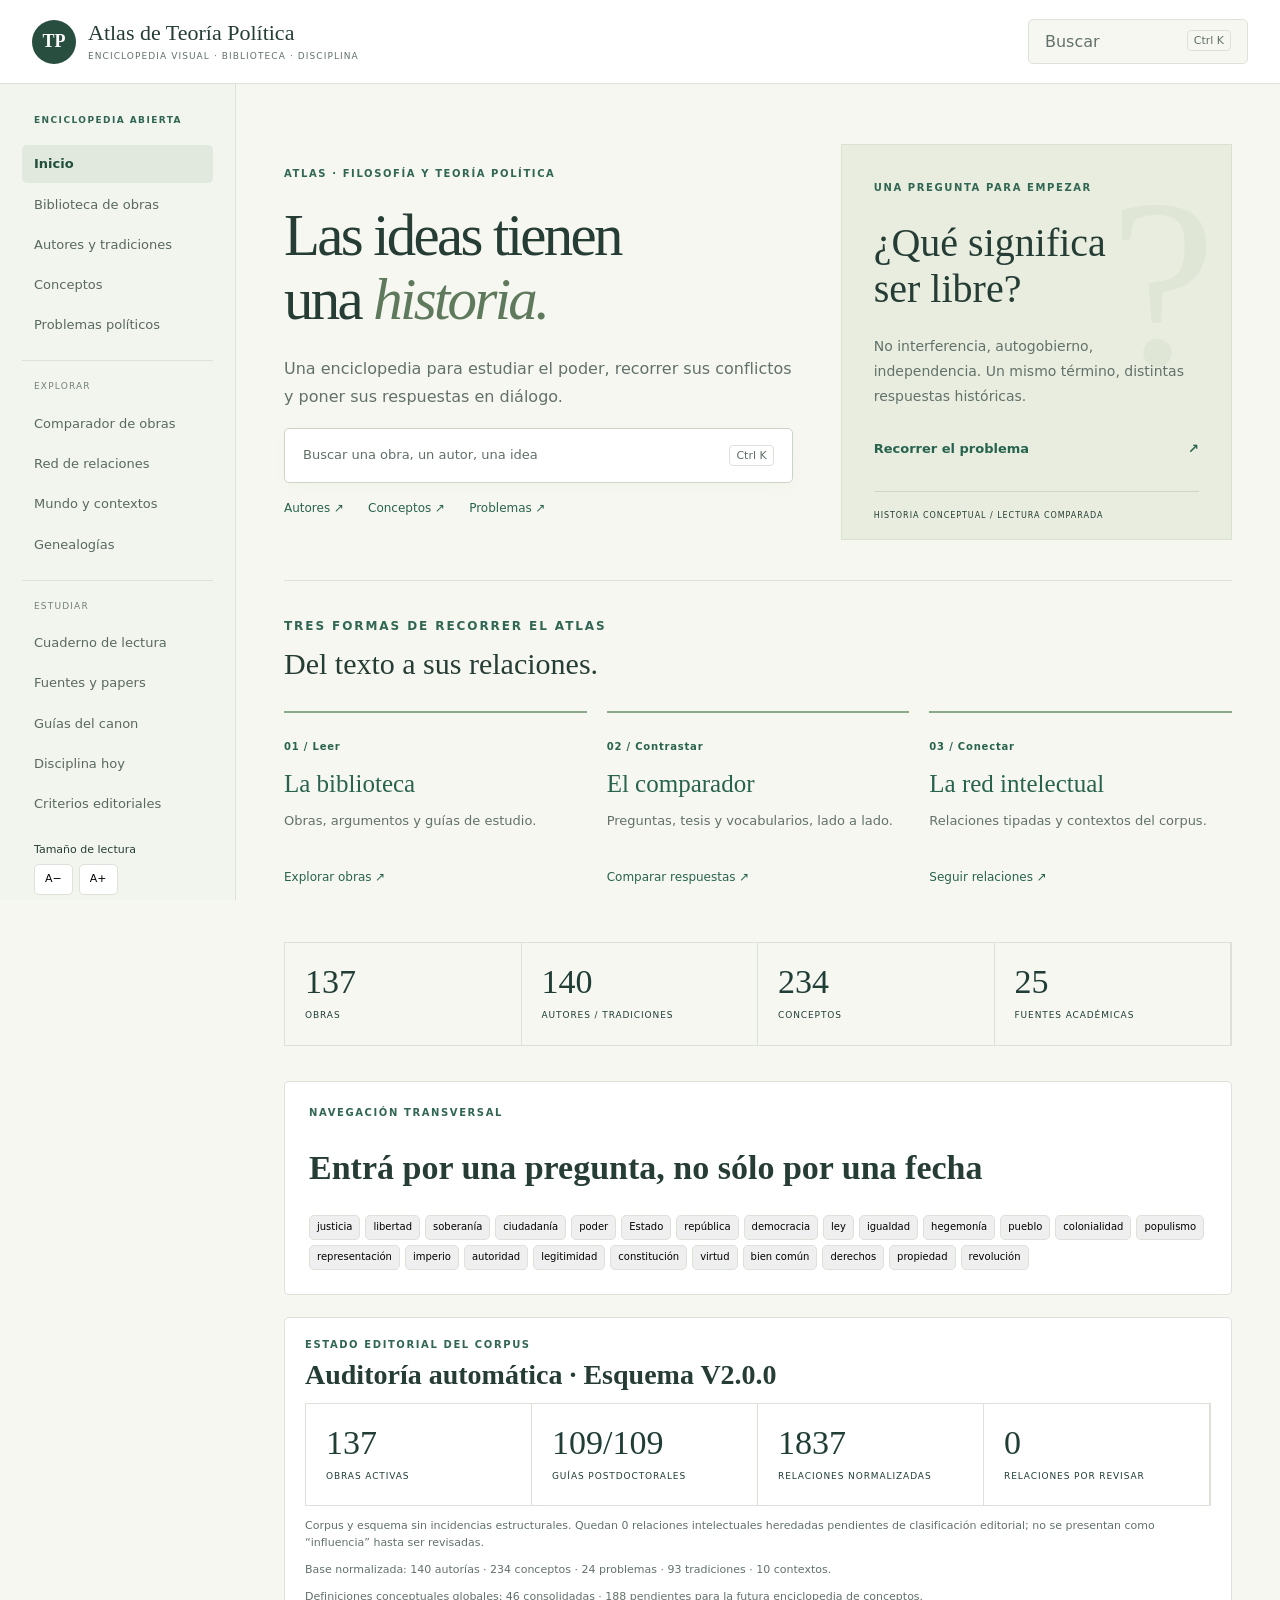
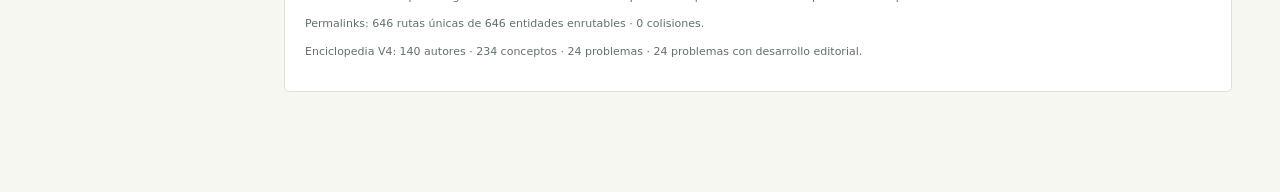
<file: index.html>
<!doctype html><html lang="es"><head><meta charset="utf-8"><meta name="viewport" content="width=device-width,initial-scale=1"><meta name="theme-color" content="#17232b"><title>Atlas de Teoría Política</title><link rel="stylesheet" href="style.css"><link rel="stylesheet" href="patch.css"><link rel="stylesheet" href="study.css"><link rel="stylesheet" href="lecture.css"><link rel="stylesheet" href="v2.css"><link rel="stylesheet" href="classic-reader.css"><link rel="stylesheet" href="course-enrichment.css"><link rel="stylesheet" href="atlas-router.css"><link rel="stylesheet" href="atlas-entities-v4.css"><meta name="description" content="Enciclopedia de filosofía y teoría política: obras, autores, historia conceptual y lectura comparada."><link rel="stylesheet" href="wiki-v5.css"></head><body><header class="top"><div class="brand"><div class="mark">TP</div><div><b>Atlas de Teoría Política</b><small>Enciclopedia visual · biblioteca · disciplina</small></div></div><nav class="nav"><button class="on" data-v="home">Inicio</button><button data-v="library">Clásicos</button><button data-v="visuals">Visualizaciones</button><button data-v="concepts">Enciclopedia</button><button data-v="papers">Papers</button><button data-v="discipline">Disciplina hoy</button><button data-v="guides">Guías del canon</button></nav></header><main class="wrap"><section id="home" class="view on"><div class="hero"><div><div class="eyebrow">ENCICLOPEDIA DIGITAL DE TEORÍA POLÍTICA</div><h1>Ideas, obras y <span>conflictos</span> a través del tiempo.</h1><p>Biblioteca visual, genealogías, dossiers de estudio, mini clases universitarias, historia conceptual y un atlas actualizado de la disciplina.</p><button class="primary" data-go="library">Explorar biblioteca</button> <button class="secondary" data-go="visuals">Ver genealogías</button></div><div id="heroPics" class="hero-images"></div></div><div class="metrics"><div class="metric"><b id="mw">0</b><span>obras</span></div><div class="metric"><b id="ma">0</b><span>autores / tradiciones</span></div><div class="metric"><b id="mc">0</b><span>conceptos</span></div><div class="metric"><b id="ms">0</b><span>fuentes académicas</span></div></div><div class="panel" style="padding:24px"><div class="eyebrow">NAVEGACIÓN TRANSVERSAL</div><h2 style="font:900 34px var(--serif)">Entrá por una pregunta, no sólo por una fecha</h2><div id="homeConcepts" class="chips"></div></div></section><section id="library" class="view"><div class="section-head"><div><div class="eyebrow">BIBLIOTECA</div><h1>Clásicos y obras de la disciplina</h1><p>Cada obra abre un dossier de estudio y una mini clase universitaria con contexto, argumento, conceptos, debates, comparaciones y objetivos de examen.</p></div></div><div class="toolbar panel"><input id="q" placeholder="Buscar autor, obra, problema o concepto"><select id="era"></select><select id="trad"></select><select id="theme"></select></div><div id="count" class="note" style="margin:0 0 12px"></div><div id="cards" class="grid"></div></section><section id="visuals" class="view"><div class="section-head"><div><div class="eyebrow">ATLAS VISUAL</div><h1>Genealogías e influencias</h1><p>Vista reconstruida desde cero para priorizar legibilidad y relaciones conceptuales claras.</p></div></div><div id="v2VisBody"></div></section><section id="concepts" class="view"><div class="section-head"><div><div class="eyebrow">HISTORIA CONCEPTUAL</div><h1>Grandes problemas y vocabularios</h1><p>Conceptos para navegar transversalmente la biblioteca y reconstruir cambios de significado.</p></div></div><div id="conceptGrid" class="concept-grid"></div></section><section id="papers" class="view"><div class="section-head"><div><div class="eyebrow">BUSCADOR ACADÉMICO FEDERADO</div><h1>Papers y fuentes</h1><p>OpenAlex ofrece resultados dinámicos; el directorio incorpora repositorios, revistas y bases especializadas nacionales e internacionales.</p></div></div><div class="paperbar panel"><input id="pq" placeholder="Ej.: Maquiavelo libertad republicana"><button id="pgo" class="primary">Buscar</button></div><div id="sourceLinks" class="sources"></div><div id="pstatus" class="note"></div><div id="paperResults" class="papers"></div><div class="section-head" style="margin-top:30px"><div><div class="eyebrow">DIRECTORIO</div><h2>Fuentes académicas integradas</h2></div></div><div id="sourceDirectory" class="source-directory"></div></section><section id="discipline" class="view"><div class="discipline-hero"><div class="eyebrow" style="color:#e2be64">ESTADO ACTUAL DE LA DISCIPLINA</div><h2>Un pequeño atlas de la teoría política hoy</h2><p>No es un ranking de universidades. Es un mapa de núcleos visibles y activos según sus programas, seminarios, asociaciones y circuitos de publicación: teoría normativa, historia del pensamiento, teoría crítica, enfoques comparativos/globales y desarrollos latinoamericanos.</p></div><div class="section-head"><div><div class="eyebrow">ORIENTACIONES</div><h2>Principales modos de hacer teoría política</h2></div></div><div id="methodGrid" class="method-grid"></div><div class="section-head"><div><div class="eyebrow">NÚCLEOS ACADÉMICOS</div><h2>Instituciones, centros y referentes</h2><p>Separación entre panorama internacional y argentino, con actividad académica y referentes asociados.</p></div></div><div id="hubFilter" class="hub-filter"></div><div id="hubGrid" class="hub-grid"></div><div class="section-head" style="margin-top:30px"><div><div class="eyebrow">ASOCIACIONES Y REDES</div><h2>Circuitos de la disciplina</h2></div></div><div id="associationGrid" class="assoc-grid"></div><div class="section-head" style="margin-top:30px"><div><div class="eyebrow">CONGRESOS Y EVENTOS</div><h2>Calendario y espacios de encuentro</h2></div></div><div id="eventTimeline" class="event-timeline"></div></section><section id="guides" class="view"><div class="section-head"><div><div class="eyebrow">HISTORIOGRAFÍA DEL CANON</div><h1>Tres grandes mapas de lectura</h1><p>Strauss–Cropsey, Sabine y Wolin funcionan como apoyos historiográficos distintos para reconstruir canon, problemas y discontinuidades.</p></div></div><div id="guideGrid" class="guide-grid"></div></section></main><dialog id="dlg"><div class="modal"><button class="close" onclick="document.getElementById('dlg').close()">×</button><div id="dossier"></div></div></dialog><input id="file" type="file" accept="application/pdf,text/plain,text/html,.md" hidden><script src="data.js"></script><script src="corrections.js"></script><script src="classes-east.js"></script><script src="classes-classical.js"></script><script src="classes-expansion.js"></script><script src="argentina-canon-data.js"></script><script src="argentina-guides-peronism.js"></script><script src="argentina-guides-thought.js"></script><script src="argentina-genealogy.js"></script><script src="lecture-runtime.js"></script><script src="dossier-depth-v3.js"></script><script src="postdoc-core.js"></script><script src="postdoc-east.js"></script><script src="postdoc-greece.js"></script><script src="postdoc-rome.js"></script><script src="postdoc-medieval-a.js"></script><script src="postdoc-medieval-b.js"></script><script src="postdoc-modern-a.js"></script><script src="postdoc-modern-b.js"></script><script src="postdoc-revolutions-a.js"></script><script src="postdoc-revolutions-b.js"></script><script src="postdoc-contemporary-a.js"></script><script src="postdoc-contemporary-b.js"></script><script src="postdoc-contemporary-c.js"></script><script src="postdoc-contemporary-d.js"></script><script src="postdoc-contemporary-e.js"></script><script src="postdoc-latam-a.js"></script><script src="postdoc-latam-b.js"></script><script src="postdoc-latam-c.js"></script><script src="postdoc-latam-d.js"></script><script src="postdoc-completion.js"></script><script src="postdoc-runtime.js"></script><script src="course-enrichment.js"></script><script src="classic-reader.js"></script><script src="app.js"></script><script src="repair-v2.js"></script><script src="world-context-data.js"></script><script src="world-phase1-data.js"></script><script src="argentina-world.js"></script><script src="atlas-schema-v2.js"></script><script src="world-context.js"></script><script src="world-phase2.js"></script><script src="world-phase3.js"></script><script src="atlas-entities-v4.js"></script><script src="atlas-router.js"></script><script src="atlas-audit.js"></script><script src="wiki-v5.js"></script></body></html>
</file>
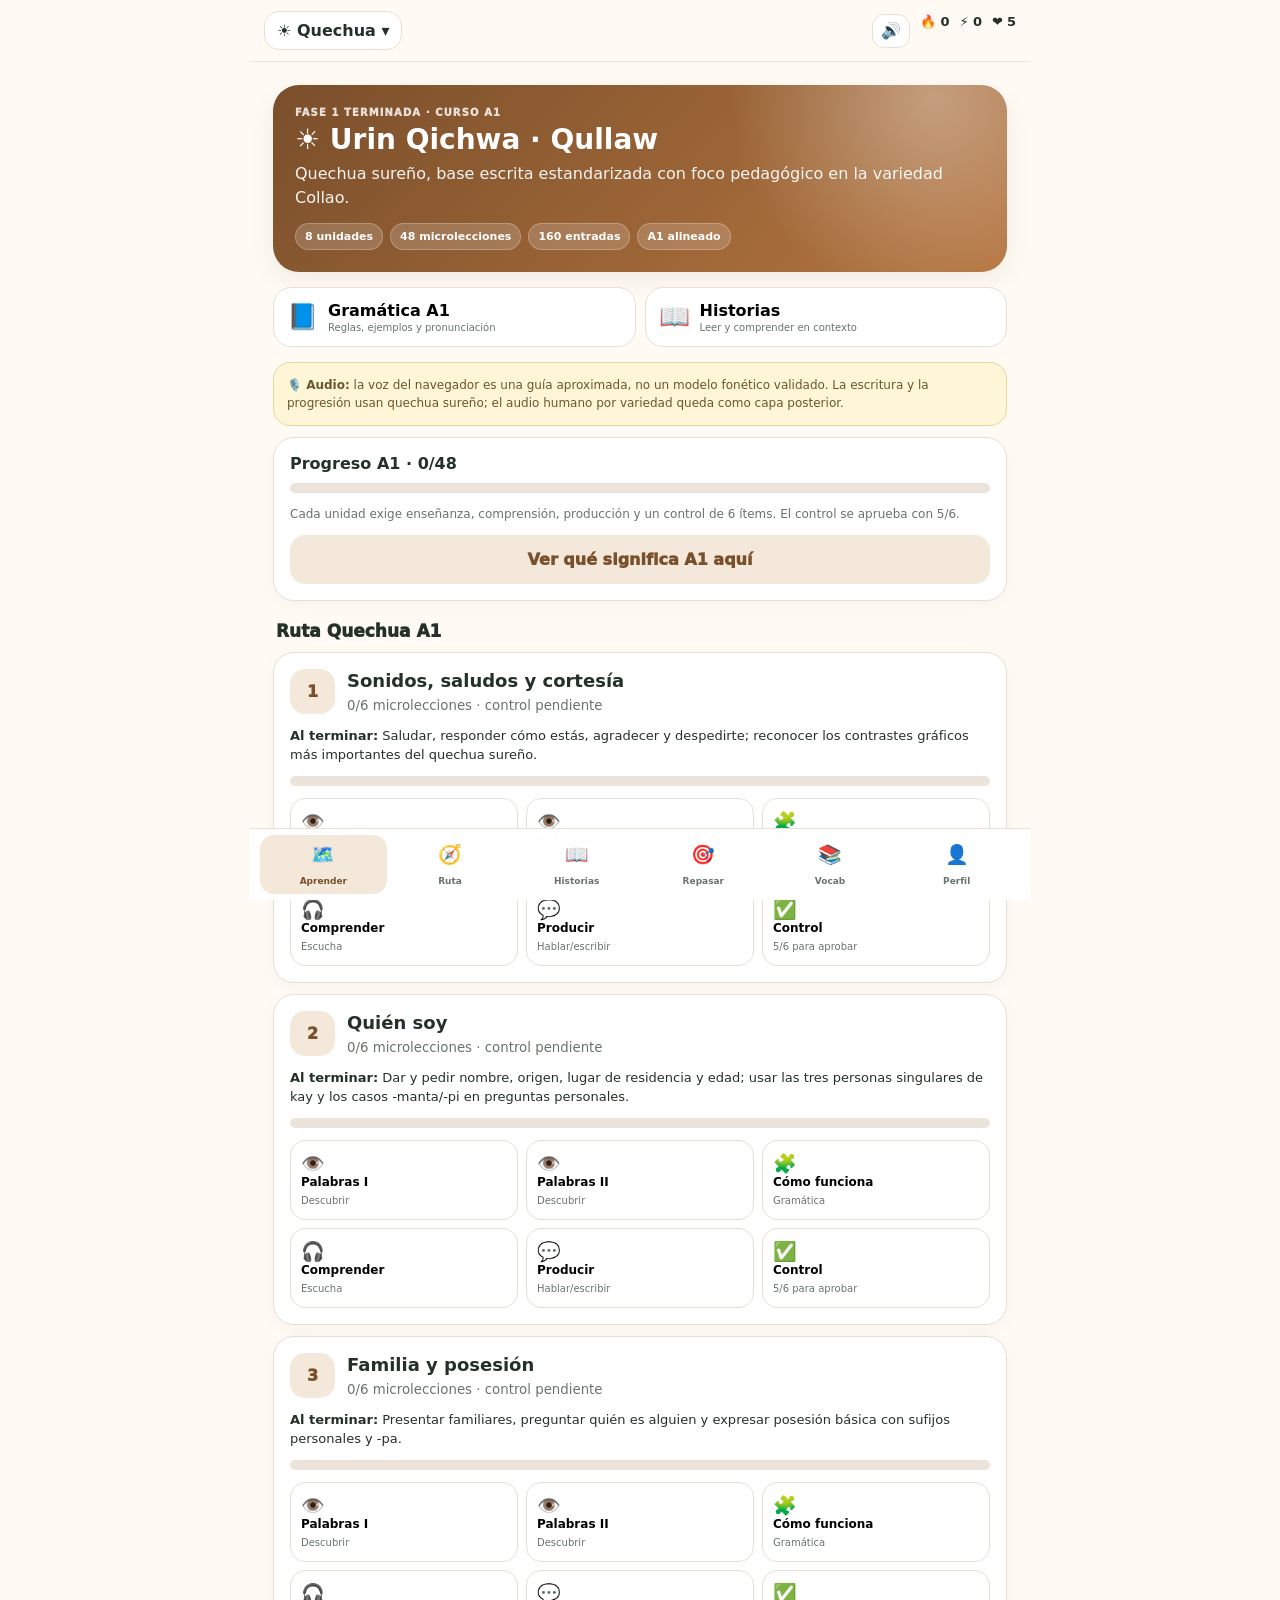
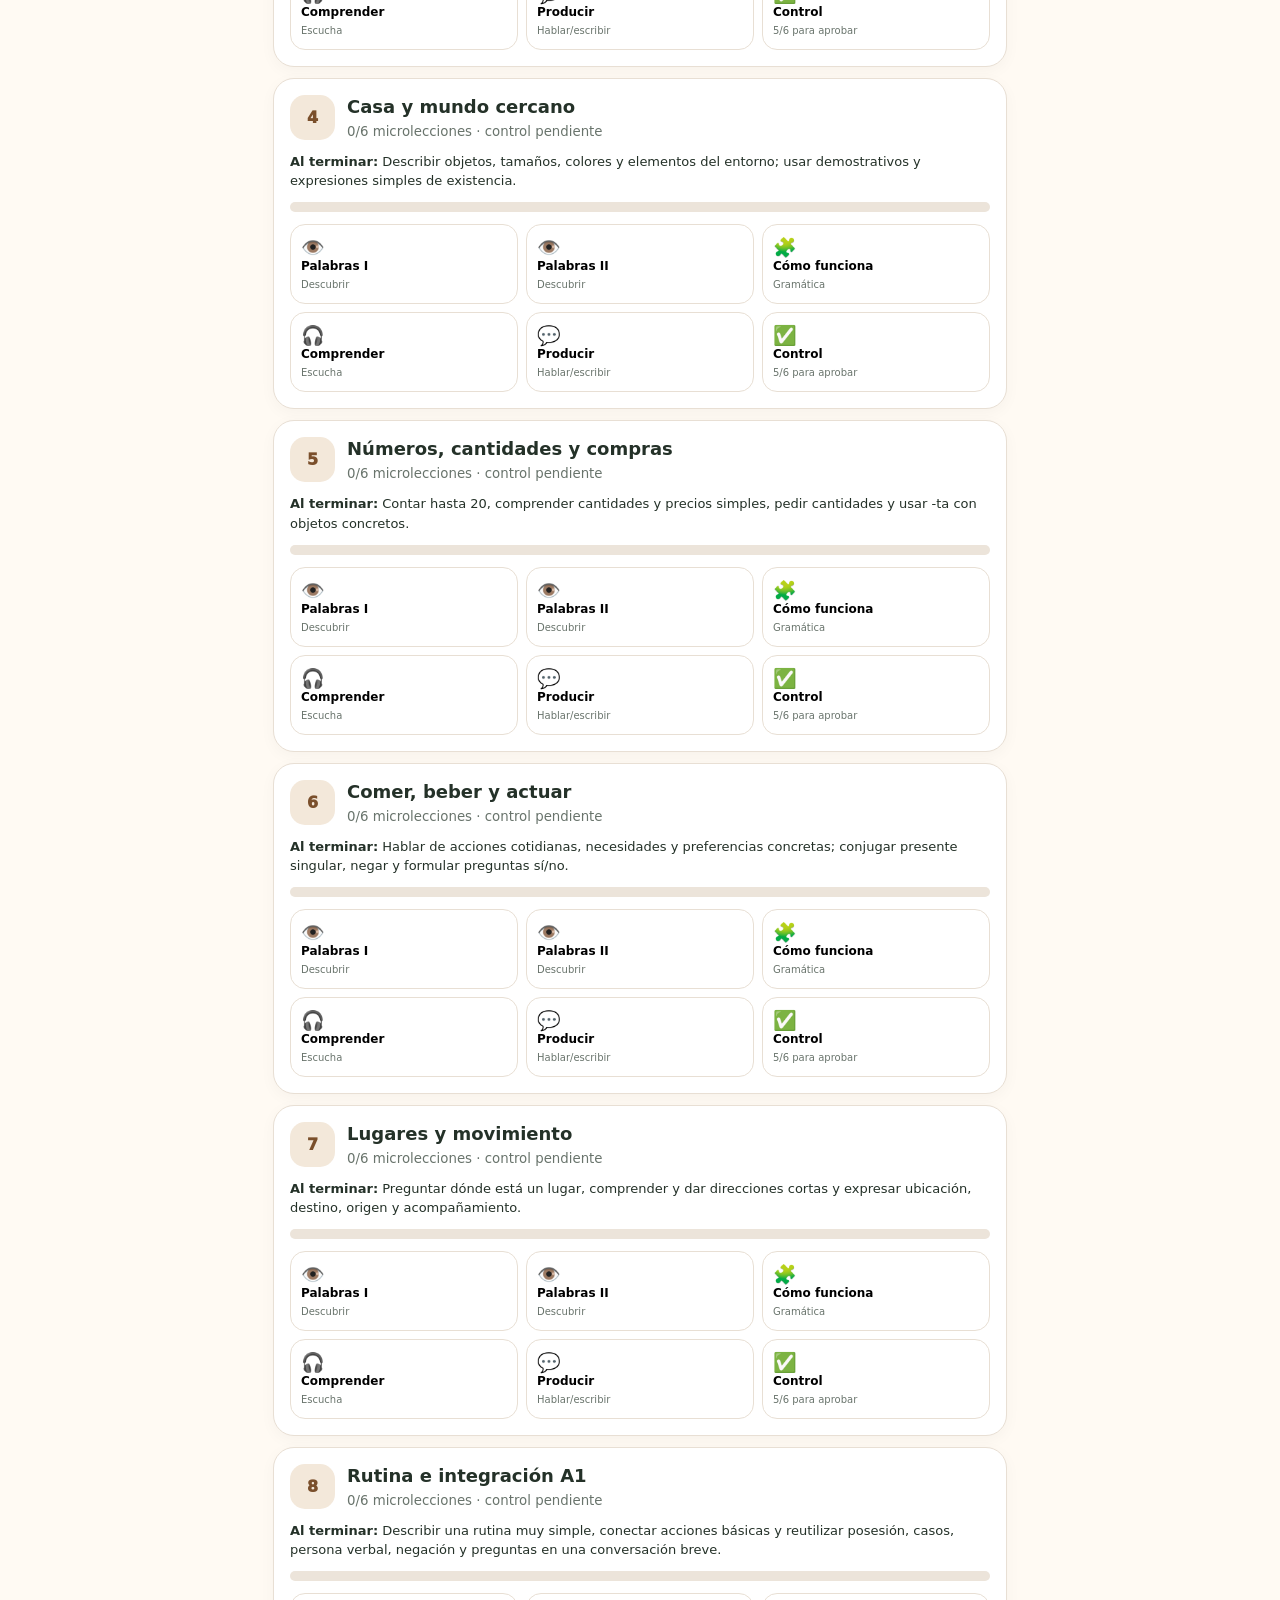
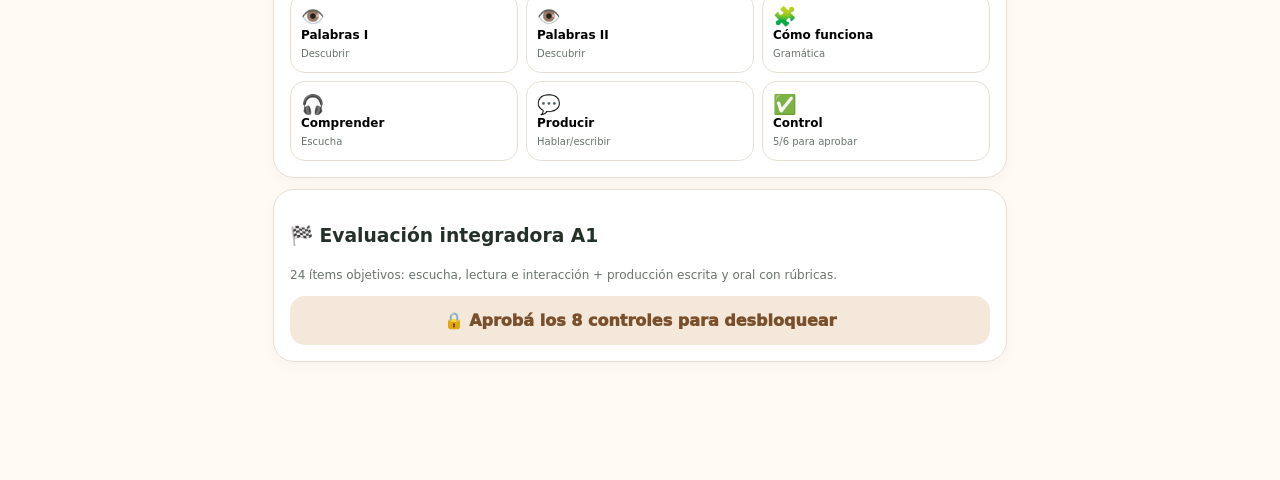
<file: raices/index.html>
<!doctype html>
<html lang="es">
<head>
<meta charset="utf-8">
<meta name="viewport" content="width=device-width,initial-scale=1,viewport-fit=cover">
<meta name="theme-color" content="#7a4f2b">
<meta name="description" content="Raíces: cursos interactivos A1 de Quechua, Aymara, Guaraní y Mapuzugun.">
<link rel="manifest" href="manifest.webmanifest">
<link rel="icon" href="icon.svg" type="image/svg+xml">
<link rel="stylesheet" href="styles-v2.css">
<link rel="stylesheet" href="phase2.css">
<link rel="stylesheet" href="phase2b.css">
<link rel="stylesheet" href="phase4.css">
<link rel="stylesheet" href="multi-a1.css">
<link rel="stylesheet" href="audio.css">
<link rel="stylesheet" href="feedback-retry.css">
<title>Raíces — Lenguas de Abya Yala</title>
</head>
<body>
<div id="app">
<header class="topbar"><button id="langButton" class="lang-pill" aria-label="Cambiar lengua">☀️ Quechua ▾</button><div class="stats"><span title="Racha">🔥 <b id="streak">0</b></span><span title="XP">⚡ <b id="xp">0</b></span><span title="Corazones">❤️ <b id="hearts">5</b></span></div></header>
<main id="screen" class="screen"></main>
<nav class="bottom-nav" aria-label="Navegación principal"><button data-tab="learn" class="nav-btn active">🗺️<span>Aprender</span></button><button data-tab="path" class="nav-btn">🧭<span>Ruta</span></button><button data-tab="stories" class="nav-btn">📖<span>Historias</span></button><button data-tab="practice" class="nav-btn">🎯<span>Repasar</span></button><button data-tab="vocab" class="nav-btn">📚<span>Vocab</span></button><button data-tab="profile" class="nav-btn">👤<span>Perfil</span></button></nav>
</div>
<div id="modal" class="modal hidden" role="dialog" aria-modal="true"></div>
<script src="data-meta.js"></script>
<script src="data-u1-2.js"></script>
<script src="data-u3-4.js"></script>
<script src="data-u5-6.js"></script>
<script src="data-u7-8.js"></script>
<script src="data-final.js"></script>
<script src="app-core.js"></script>
<script src="app-lessons.js"></script>
<script src="app-final.js"></script>
<script src="phase2-engine.js"></script>
<script src="phase2b-refined.js"></script>
<script src="phase4-stories.js"></script>
<script src="phase4-ui.js"></script>
<script src="a1-aymara.js"></script>
<script src="a1-guarani.js"></script>
<script src="a1-mapuzugun.js"></script>
<script src="multi-a1-corrections.js"></script>
<script src="multi-a1-validate.js"></script>
<script src="multi-a1-engine.js"></script>
<script src="multi-a1-init.js"></script>
<script src="audio-engine-v2.js"></script>
<script src="feedback-retry.js"></script>
</body>
</html>
</file>
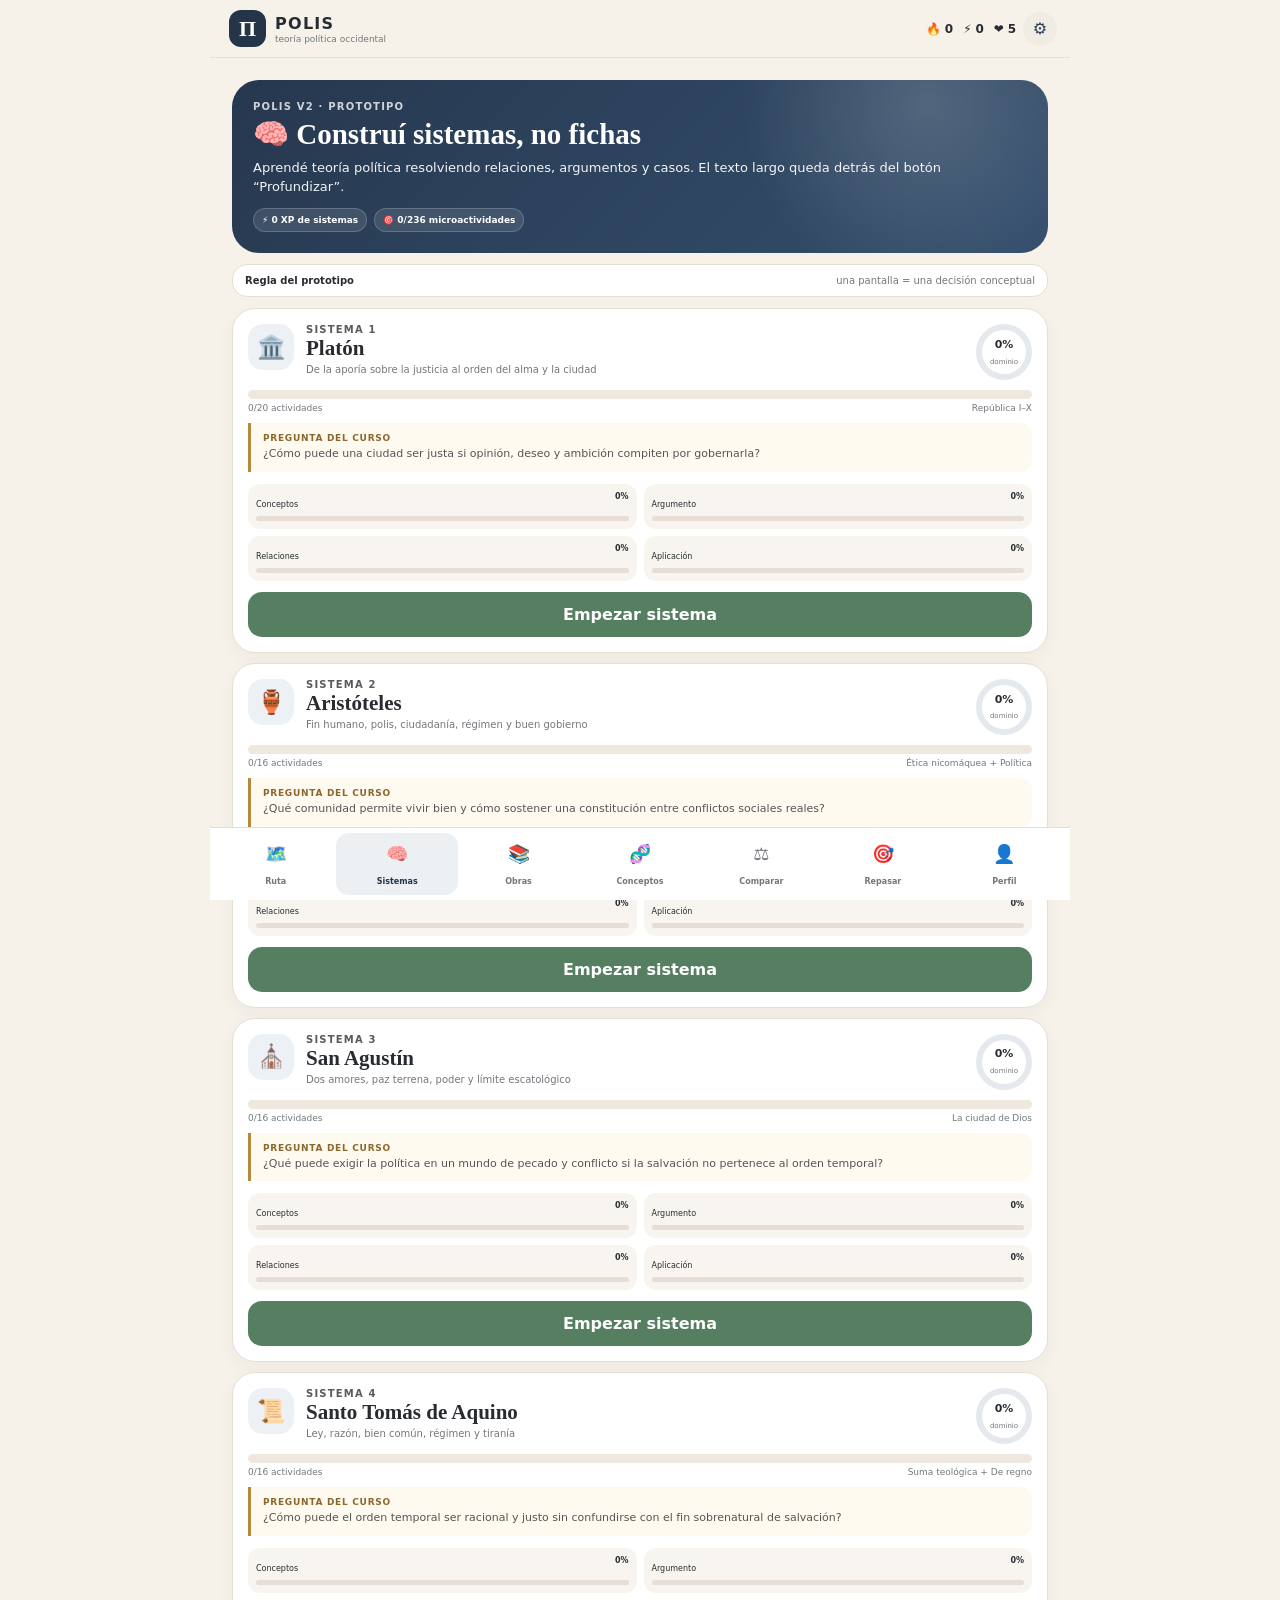
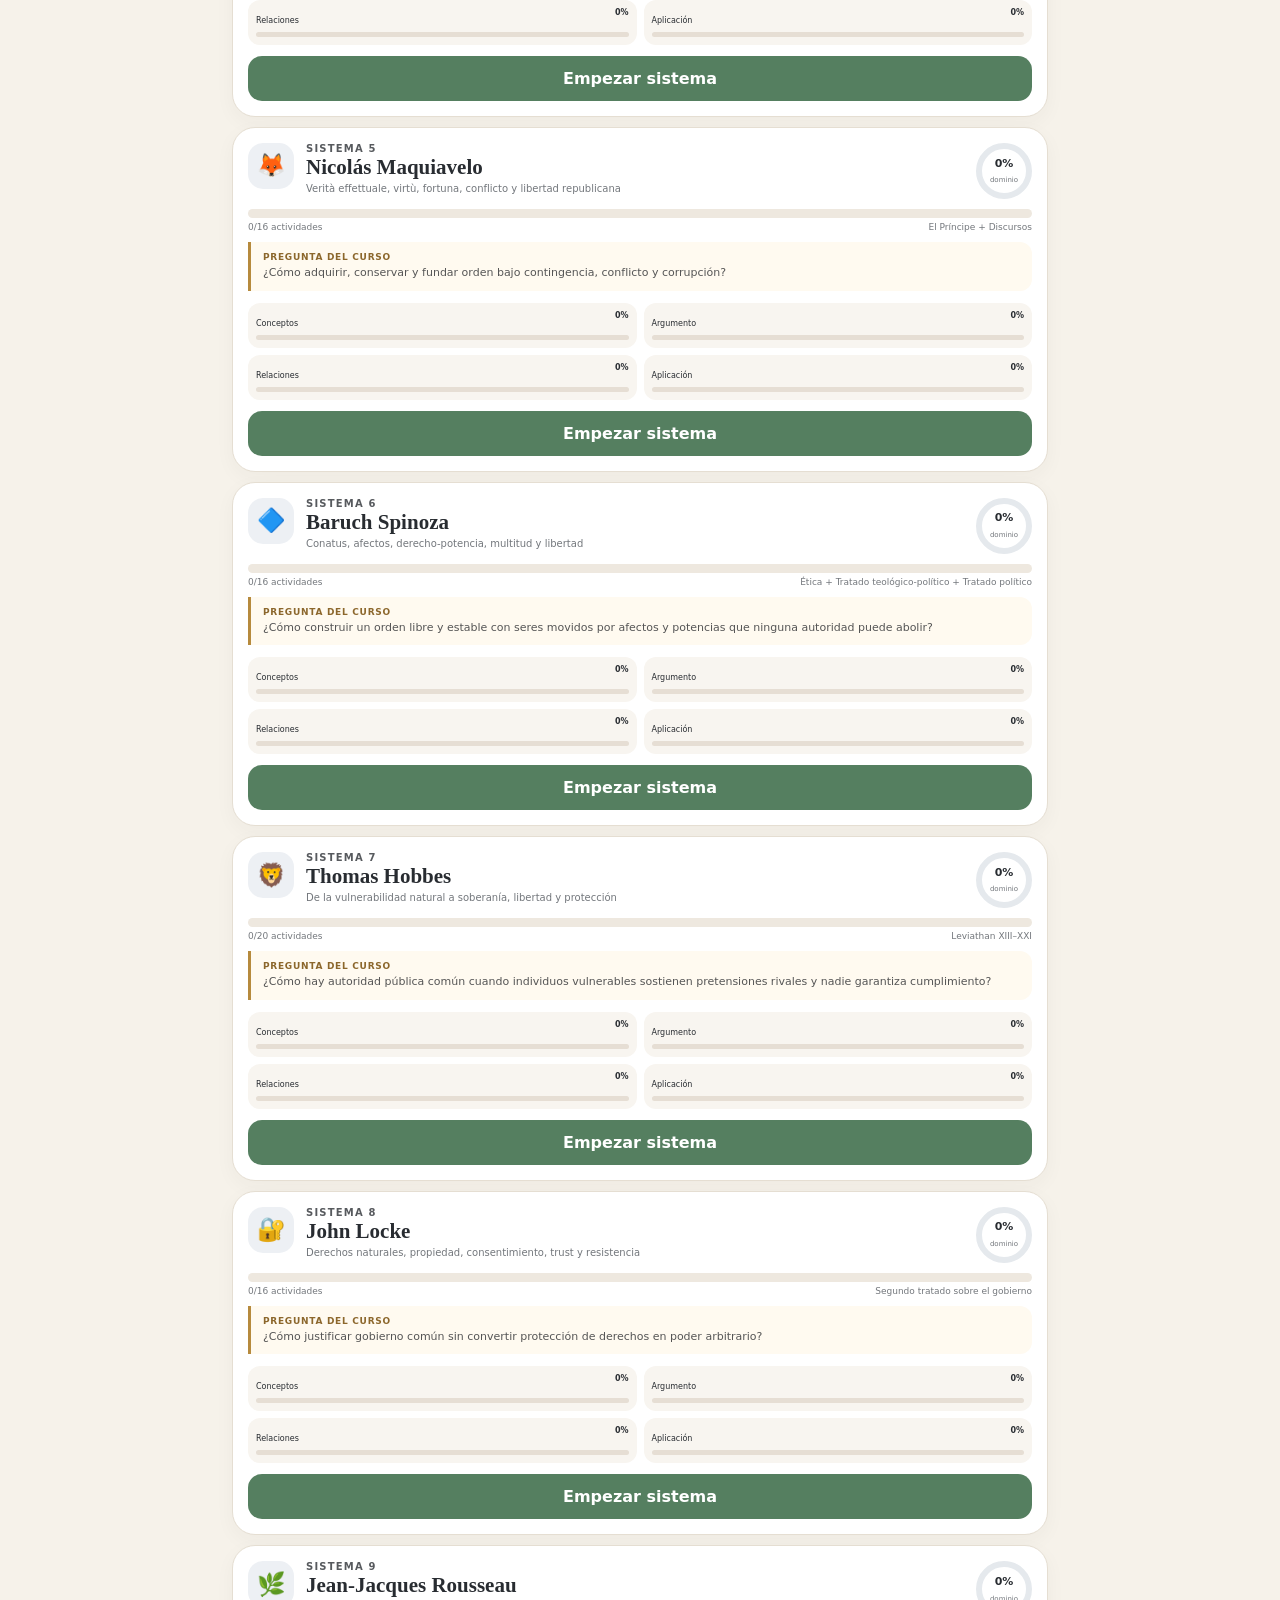
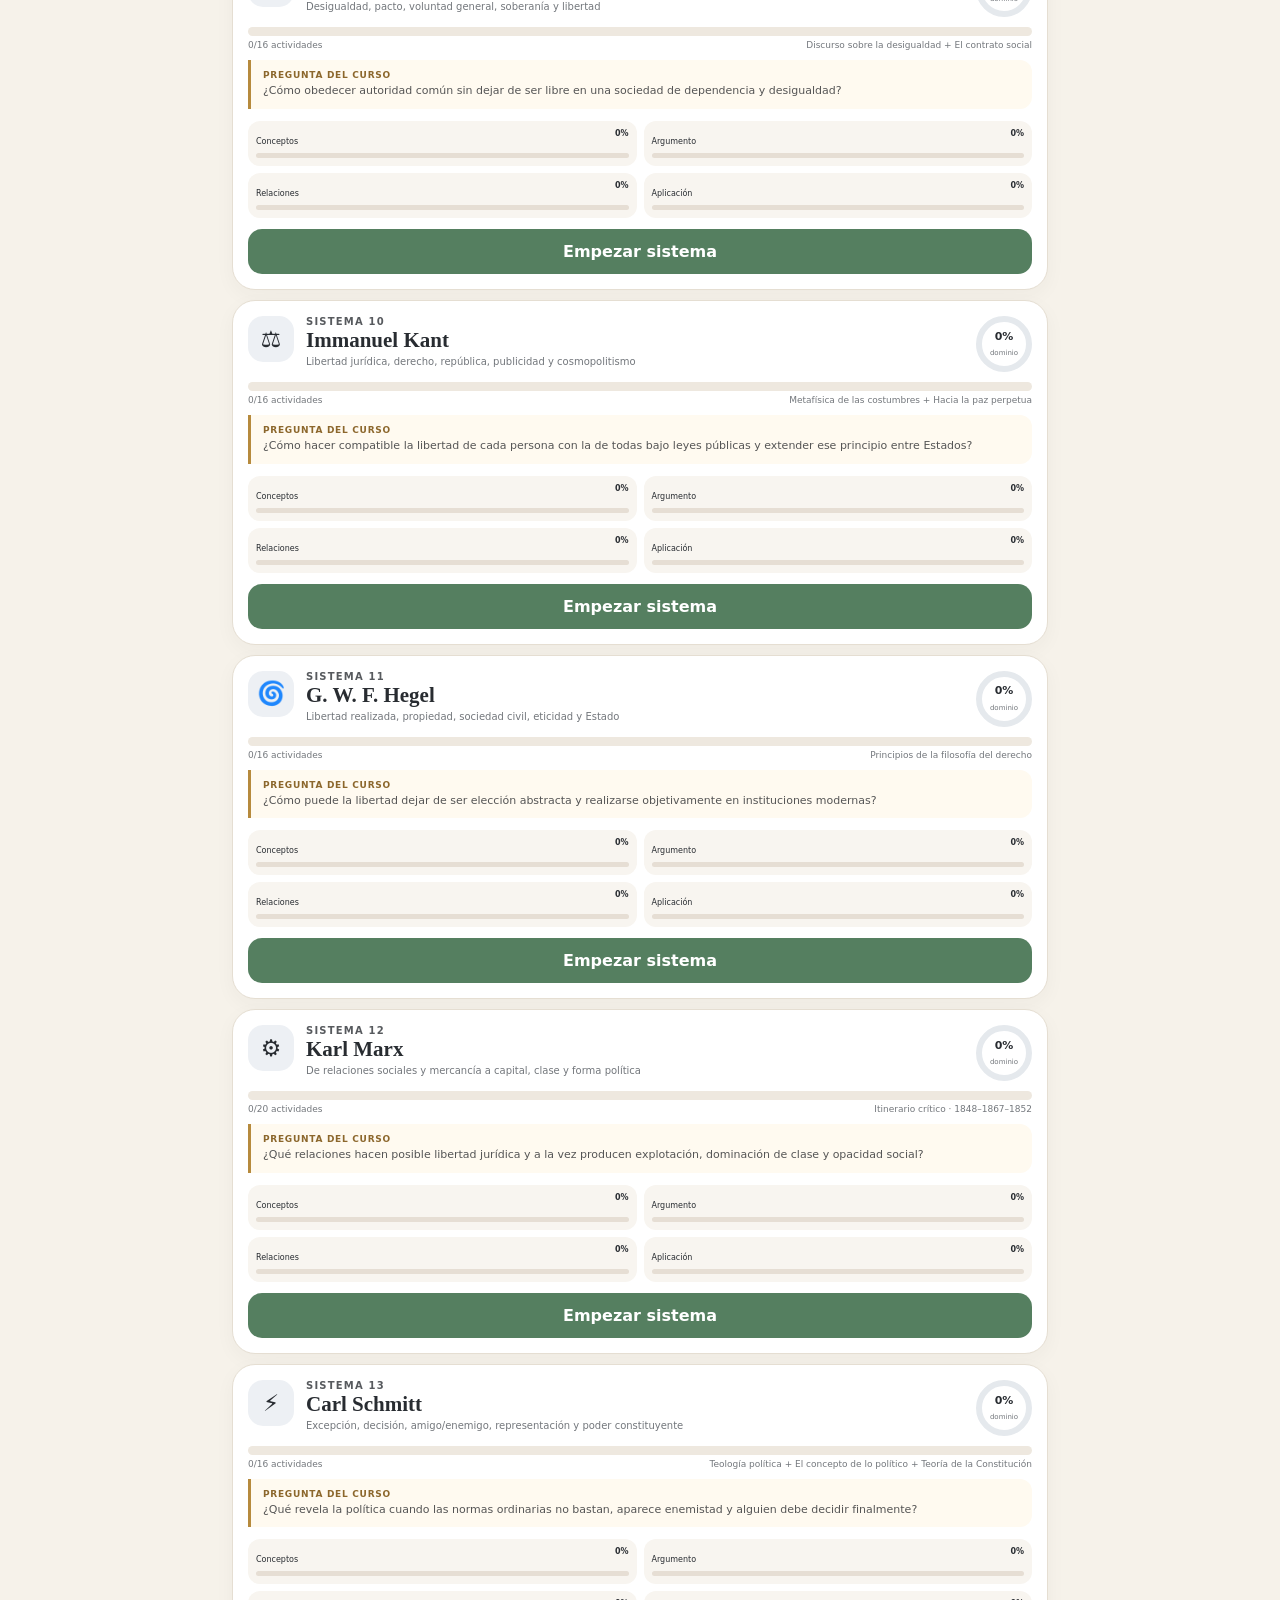
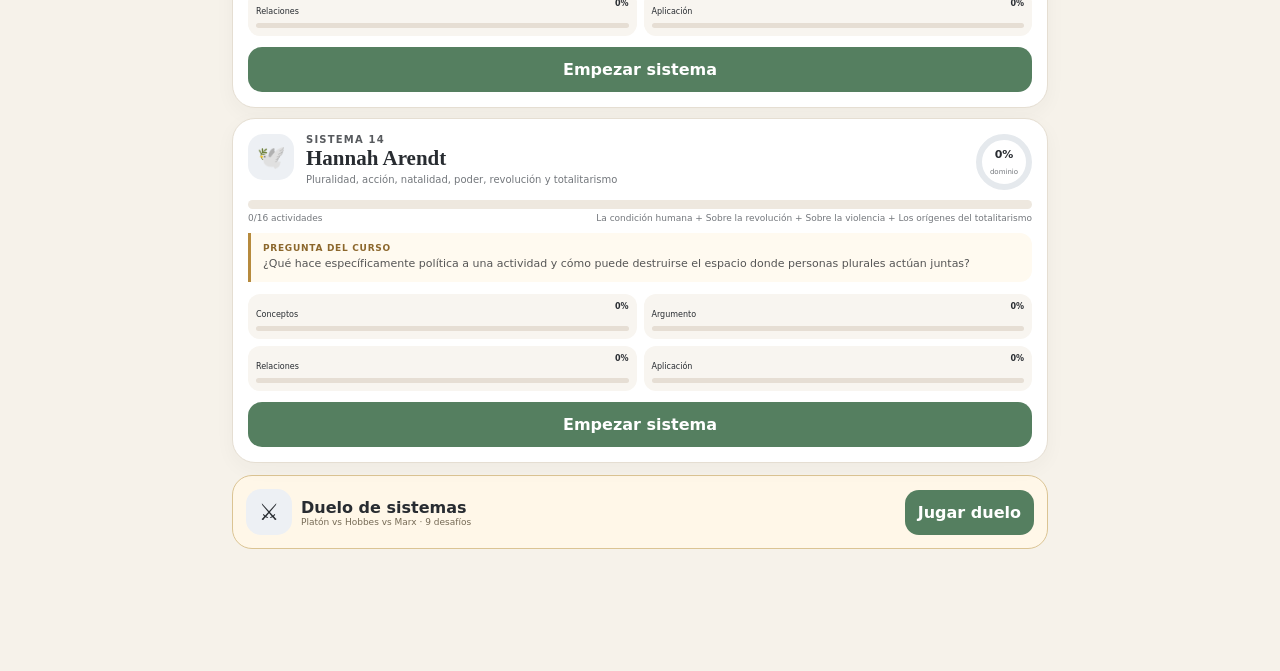
<file: teoria-politica-occidental/index.html>
<!doctype html>
<html lang="es">
<head>
<meta charset="utf-8">
<meta name="viewport" content="width=device-width,initial-scale=1,viewport-fit=cover">
<meta name="theme-color" content="#24354a">
<meta name="description" content="POLIS: curso interactivo de teoría política occidental construido sobre el Atlas de Teoría Política.">
<link rel="manifest" href="manifest.webmanifest">
<link rel="icon" href="icon.svg" type="image/svg+xml">
<link rel="stylesheet" href="styles.css">
<link rel="stylesheet" href="systems.css?v=12">
<link rel="stylesheet" href="systems-teaching.css?v=12">
<link rel="stylesheet" href="learning-flow.css?v=12">
<link rel="stylesheet" href="systems-dense.css?v=12">
<link rel="stylesheet" href="systems-speech.css?v=12">
<link rel="stylesheet" href="systems-course.css?v=12">
<title>POLIS · Teoría Política Occidental</title>
</head>
<body>
<div id="app">
<header class="topbar">
 <button class="brand" data-tab="route"><span class="mark">Π</span><span><b>POLIS</b><small>teoría política occidental</small></span></button>
 <div class="stats"><span>🔥 <b id="streak">0</b></span><span>⚡ <b id="xp">0</b></span><span>❤️ <b id="hearts">5</b></span></div>
 <button id="settingsBtn" class="settings-top" aria-label="Ajustes" title="Ajustes">⚙️</button>
</header>
<main id="screen"><div class="page" id="polisBoot"><section class="hero"><div class="eyebrow">POLIS</div><h1>Cargando los sistemas canónicos…</h1><p>El núcleo estable se inicia primero; cada autor se valida por separado y se incorpora la clave de lectura del curso.</p></section></div></main>
<nav class="bottom-nav">
 <button class="nav-btn" data-tab="route">🗺️<span>Ruta</span></button>
 <button class="nav-btn active" id="systemsBtn">🧠<span>Sistemas</span></button>
 <button class="nav-btn" data-tab="works">📚<span>Obras</span></button>
 <button class="nav-btn" data-tab="concepts">🧬<span>Conceptos</span></button>
 <button class="nav-btn" data-tab="compare">⚖️<span>Comparar</span></button>
 <button class="nav-btn" data-tab="practice">🎯<span>Repasar</span></button>
 <button class="nav-btn" data-tab="profile">👤<span>Perfil</span></button>
</nav>
</div>
<div id="modal" class="modal hidden"></div>
<script>
window.POLIS_BOOT_ERROR=null;
window.addEventListener('error',e=>{const where=e.filename?` · ${e.filename.split('/').pop()}:${e.lineno||'?'}:${e.colno||'?'}`:'';window.POLIS_BOOT_ERROR=(e.message||'error de carga')+where;});
</script>
<script src="../data.js"></script>
<script src="../world-context-data.js"></script>
<script src="genealogies.js"></script>
<script src="curriculum.js"></script>
<script src="app-loader.js?v=3"></script>
<script>
setTimeout(()=>{const s=document.getElementById('screen');if(s&&!s.querySelector('.module')&&!s.querySelector('.works-grid')&&!s.querySelector('.concept-grid')&&!s.querySelector('.skill-grid')&&!s.querySelector('.systems-page')&&!s.textContent.includes('Diagnóstico:')){s.innerHTML='<div class="page"><section class="hero"><div class="eyebrow">POLIS</div><h1>La interfaz no pudo iniciar</h1><p>El núcleo no terminó de cargar.</p></section><section class="card"><b>Diagnóstico:</b><p class="note">'+(window.POLIS_BOOT_ERROR||window.POLIS_LEARNING_ERROR||'carga incompleta de recursos')+'</p></section></div>'; }},5600);
if('serviceWorker'in navigator)window.addEventListener('load',()=>navigator.serviceWorker.register('sw.js?v=12').catch(()=>{}));
</script>
<script src="enrichment.js"></script>
<script src="systems-data.js?v=12"></script>
<script src="systems-teaching-data.js?v=12"></script>
<script src="systems-discovery-data.js?v=12"></script>
<script src="systems-speech.js?v=12"></script>
<script src="systems-v12-bootstrap.js?v=12"></script>
<script>
window.addEventListener('polis:ready',()=>setTimeout(()=>window.POLIS_SYSTEMS_UI?.renderHome(),0),{once:true});
window.addEventListener('polis:systemsReady',()=>setTimeout(()=>window.POLIS_SYSTEMS_UI?.renderHome(),0),{once:true});
window.addEventListener('polis:v12Ready',e=>{setTimeout(()=>{window.POLIS_SYSTEMS_UI?.renderHome();window.POLIS_COURSE_UI?.refresh()},0);const failures=e.detail?.failures||[];if(failures.length)console.warn('POLIS inició omitiendo módulos:',failures);},{once:true});
setTimeout(()=>{if(window.POLIS_SYSTEMS_UI&&!document.querySelector('.systems-page'))window.POLIS_SYSTEMS_UI.renderHome();window.POLIS_COURSE_UI?.refresh()},2400);
</script>
</body>
</html>
</file>
<file: style.css>
:root{--paper:#efe8dc;--panel:#fffaf0;--ink:#17232b;--muted:#66727a;--line:#d2c6b4;--red:#9f3d2d;--gold:#c99a37;--blue:#2d617f;--green:#456d58;--violet:#68547d;--serif:Georgia,'Times New Roman',serif;--sans:Inter,system-ui,-apple-system,'Segoe UI',sans-serif;--shadow:0 14px 40px #17232b1c}*{box-sizing:border-box}html{scroll-behavior:smooth}body{margin:0;background:var(--paper);color:var(--ink);font-family:var(--sans);line-height:1.48}button,input,select{font:inherit}button{cursor:pointer}.top{position:sticky;top:0;z-index:50;display:flex;gap:18px;align-items:center;padding:11px 22px;background:#efe8dcf2;backdrop-filter:blur(12px);border-bottom:1px solid var(--line)}.brand{display:flex;align-items:center;gap:12px;min-width:250px}.mark{width:42px;height:42px;display:grid;place-items:center;background:var(--ink);color:white;font:900 18px var(--serif);box-shadow:6px 6px 0 var(--gold)}.brand b{font:900 18px var(--serif)}.brand small{display:block;color:var(--muted);letter-spacing:.08em;text-transform:uppercase;font-size:9px}.nav{display:flex;gap:4px;flex:1;justify-content:center;overflow:auto}.nav button{border:0;background:transparent;padding:9px 10px;border-radius:8px;font-weight:800;font-size:12px;color:var(--ink);white-space:nowrap}.nav button.on,.nav button:hover{background:var(--ink);color:white}.wrap{max-width:1560px;margin:auto;padding:28px 28px 80px}.view{display:none}.view.on{display:block}.eyebrow{color:var(--red);font-size:10px;letter-spacing:.16em;text-transform:uppercase;font-weight:950}.hero{display:grid;grid-template-columns:1.05fr .95fr;gap:30px;align-items:center;min-height:540px}.hero h1{font:900 68px/.98 var(--serif);letter-spacing:-.045em;margin:8px 0 20px}.hero h1 span{color:var(--red)}.hero p{font-size:19px;color:var(--muted);max-width:760px}.hero-images{display:grid;grid-template-columns:1.2fr .8fr .9fr;grid-template-rows:180px 140px 180px;gap:10px}.pic{overflow:hidden;position:relative;background:var(--ink)}.pic:first-child{grid-row:span 2}.pic:nth-child(4){grid-column:span 2}.pic img,.cover img,.portrait img,.concept-img img,.scholar-img img{width:100%;height:100%;object-fit:cover;display:block}.pic span{position:absolute;inset:auto 0 0;padding:25px 9px 7px;background:linear-gradient(transparent,#000c);color:#fff;font-size:10px;font-weight:800}.metrics{display:grid;grid-template-columns:repeat(5,1fr);gap:12px;margin:8px 0 26px}.metric{background:var(--ink);color:#fff;padding:18px 20px;border-bottom:5px solid var(--gold)}.metric b{font:900 34px var(--serif);display:block}.metric span{font-size:10px;letter-spacing:.1em;text-transform:uppercase}.panel{background:var(--panel);border:1px solid var(--line);box-shadow:var(--shadow);border-radius:16px}.section-head{display:flex;justify-content:space-between;gap:20px;align-items:end;margin:16px 0}.section-head h1,.section-head h2{font:900 44px/1 var(--serif);margin:5px 0}.section-head p{color:var(--muted);max-width:850px}.primary,.secondary{border:0;padding:11px 14px;border-radius:8px;font-weight:850}.primary{background:var(--ink);color:#fff}.secondary{background:transparent;color:var(--ink);border:1px solid var(--ink)}.toolbar{display:grid;grid-template-columns:2fr 1fr 1fr 1fr;gap:9px;padding:12px;margin-bottom:16px}.toolbar input,.toolbar select,.paperbar input,.discipline-toolbar select{width:100%;padding:12px 13px;border:1px solid var(--line);background:var(--paper);color:var(--ink);border-radius:9px;outline:none}.grid{display:grid;grid-template-columns:repeat(4,minmax(0,1fr));gap:15px}.card{background:var(--panel);border:1px solid var(--line);overflow:hidden;min-height:405px;display:flex;flex-direction:column;transition:.2s;cursor:pointer}.card:hover{transform:translateY(-4px);box-shadow:var(--shadow)}.cover{height:190px;background:linear-gradient(135deg,#17232b,#40515e);position:relative;overflow:hidden}.cover img{opacity:0;transition:.3s}.cover img.loaded{opacity:1}.cover .era{position:absolute;top:9px;left:9px;background:white;color:#17232b;padding:4px 7px;font-size:9px;font-weight:950;letter-spacing:.07em}.cover .lang{position:absolute;right:9px;bottom:9px;background:#fff;color:#17232b;padding:4px 7px;border-radius:20px;font-size:9px;font-weight:950}.body{padding:15px;display:flex;flex-direction:column;flex:1}.kicker{font-size:10px;text-transform:uppercase;color:var(--muted);letter-spacing:.07em}.card h3{font:900 24px/1.05 var(--serif);margin:6px 0}.author{font-weight:900}.desc{font-size:12px;color:var(--muted);display:-webkit-box;-webkit-line-clamp:3;-webkit-box-orient:vertical;overflow:hidden}.chips{display:flex;flex-wrap:wrap;gap:5px;margin-top:auto}.chip{font-size:10px;border:1px solid var(--line);padding:4px 7px;border-radius:999px}.visuals{display:grid;grid-template-columns:1fr 1fr;gap:16px}.vcard{padding:20px;min-height:350px}.wide{grid-column:1/-1}.vcard h2{font:900 28px var(--serif);margin:0}.note{font-size:11px;color:var(--muted)}.map-controls{display:flex;gap:8px;flex-wrap:wrap;margin:12px 0}.map-controls button{border:1px solid var(--line);background:var(--paper);padding:6px 10px;border-radius:999px;font-size:10px;font-weight:800}.map-controls button.on{background:var(--ink);color:#fff}.svgbox{overflow:auto;margin-top:10px;border-top:1px solid var(--line);padding-top:10px}.svgbox svg{min-width:1800px;width:100%;height:780px}.lane-bg{fill:color-mix(in srgb,var(--paper) 72%,transparent)}.lane-title{font:900 11px var(--sans);fill:var(--muted);letter-spacing:.08em}.edge{fill:none;stroke:#a89a85;stroke-width:1.25;opacity:.2;transition:.15s;pointer-events:stroke}.edge.core{opacity:.43}.edge.hot{stroke:var(--red);stroke-width:3;opacity:1}.edge.dim{opacity:.035}.node{cursor:pointer}.node circle{stroke:#fff;stroke-width:2}.node text{font:750 9px var(--sans);fill:var(--ink)}.node.hot circle{stroke:var(--red);stroke-width:4}.node.dim{opacity:.25}.map-inspector{padding:11px 14px;background:var(--paper);border-left:4px solid var(--gold);font-size:12px;margin-top:10px}.bars{display:grid;gap:8px;margin-top:20px}.bar{display:grid;grid-template-columns:135px 1fr 34px;gap:8px;align-items:center}.bar label{font-size:10px;font-weight:800}.track{height:16px;background:var(--paper)}.fill{height:100%;background:var(--red)}.matrixwrap{overflow:auto;max-height:680px;margin-top:16px}.matrix{display:grid;min-width:1200px}.cell{min-height:36px;padding:6px;border-right:1px solid var(--line);border-bottom:1px solid var(--line);font-size:9px}.headcell{background:var(--paper);font-weight:900}.hit{background:var(--red);color:#fff;text-align:center}.concept-grid{display:grid;grid-template-columns:repeat(4,1fr);gap:13px}.concept{padding:18px;min-height:190px;cursor:pointer}.concept h3{font:900 24px var(--serif);margin:4px 0}.concept p{font-size:12px;color:var(--muted)}.paperbar{display:flex;gap:8px;padding:12px}.sources{display:flex;flex-wrap:wrap;gap:7px;margin:12px 0}.sources button{border:1px solid var(--line);background:var(--panel);padding:6px 9px;border-radius:999px;font-size:10px}.papers{display:grid;grid-template-columns:repeat(3,1fr);gap:12px}.paper{padding:15px}.paper h3{font:900 20px var(--serif)}.paper small{color:var(--muted)}.paper a{color:var(--red);font-weight:800;text-decoration:none}.guide-grid{display:grid;grid-template-columns:repeat(3,1fr);gap:14px}.guide{padding:22px;border-top:6px solid var(--red)}.guide h2{font:900 28px var(--serif)}.guide p{font-size:12px;color:var(--muted)}.discipline-summary{display:grid;grid-template-columns:1.1fr .9fr;gap:16px;margin-bottom:16px}.discipline-overview{padding:24px}.discipline-overview h2{font:900 32px var(--serif)}.method-map{display:grid;grid-template-columns:repeat(5,1fr);gap:8px;margin-top:16px}.method-map div{min-height:120px;padding:12px;border-top:5px solid var(--c);background:var(--paper)}.method-map b{font:900 16px var(--serif);display:block}.discipline-toolbar{padding:12px;display:flex;gap:8px;align-items:center;flex-wrap:wrap}.discipline-toolbar button{border:1px solid var(--line);background:var(--paper);padding:7px 10px;border-radius:999px;font-size:10px;font-weight:850}.discipline-toolbar button.on{background:var(--ink);color:white}.hub-grid{display:grid;grid-template-columns:repeat(3,1fr);gap:14px}.hub{padding:18px;position:relative;overflow:hidden}.hub:before{content:"";position:absolute;left:0;top:0;bottom:0;width:6px;background:var(--hub)}.hub h3{font:900 25px/1.05 var(--serif);margin:5px 0}.hub .place{font-size:11px;font-weight:850}.hub p{font-size:12px;color:var(--muted)}.hub .scholars{margin:10px 0}.hub .scholars b{display:block;font-size:10px;text-transform:uppercase;letter-spacing:.08em}.hub a,.event a{color:var(--red);font-weight:800;text-decoration:none;font-size:11px}.event-grid{display:grid;grid-template-columns:repeat(3,1fr);gap:12px;margin-top:16px}.event{padding:16px;border-top:5px solid var(--gold)}.event .date{font:900 20px var(--serif);color:var(--red)}.event h3{font:900 20px var(--serif);margin:4px 0}.event p{font-size:11px;color:var(--muted)}.association-grid{display:grid;grid-template-columns:repeat(4,1fr);gap:10px;margin-top:16px}.association{padding:14px}.association b{font:900 18px var(--serif)}.association p{font-size:10px;color:var(--muted)}dialog{border:0;padding:0;background:transparent;max-width:none}dialog::backdrop{background:#081015c9;backdrop-filter:blur(4px)}.modal{width:min(1280px,96vw);height:min(92vh,1000px);background:var(--panel);overflow:auto;border-radius:10px}.close{position:sticky;float:right;top:10px;right:10px;z-index:5;width:40px;height:40px;border:0;border-radius:50%;background:var(--ink);color:#fff;font-size:23px}.dhero{display:grid;grid-template-columns:1fr 270px 210px;gap:18px;padding:34px 38px;background:linear-gradient(135deg,#efe8dc,#fffaf0);border-bottom:1px solid var(--line)}.dhero h1{font:900 52px/1 var(--serif);letter-spacing:-.035em;margin:7px 0}.dlead{font-size:17px;color:var(--muted)}.portrait{height:300px;background:#17232b;overflow:hidden;border:6px solid white;box-shadow:var(--shadow)}.dcontent{padding:28px 38px 50px;display:grid;grid-template-columns:1.45fr .65fr;gap:26px}.dsection{border-top:1px solid var(--line);padding-top:17px;margin-top:19px}.dsection h2{font:900 30px var(--serif)}.concept-pics{display:grid;grid-template-columns:repeat(2,1fr);gap:8px}.concept-img{height:150px;position:relative;background:#17232b;overflow:hidden}.concept-img b{position:absolute;left:8px;bottom:7px;color:#fff;text-shadow:0 2px 6px #000;font:900 18px var(--serif)}.sidebox{padding:16px;margin-bottom:12px;border:1px solid var(--line)}.sidebox h3{font:900 22px var(--serif)}.readerlink{display:block;margin:7px 0;padding:9px 10px;background:var(--ink);color:#fff;text-decoration:none;border-radius:7px;font-weight:800}.upload{width:100%;margin-top:7px}.fallback{width:100%;height:100%;display:grid;place-items:center;background:linear-gradient(135deg,#17232b,#52616b);color:#fff;font:900 38px var(--serif)}@media(max-width:1200px){.grid{grid-template-columns:repeat(3,1fr)}.concept-grid{grid-template-columns:repeat(3,1fr)}.hub-grid{grid-template-columns:repeat(2,1fr)}.method-map{grid-template-columns:repeat(3,1fr)}.association-grid{grid-template-columns:repeat(2,1fr)}.discipline-summary{grid-template-columns:1fr}.hero{grid-template-columns:1fr}.dhero{grid-template-columns:1fr 250px}.dhero .bookpic{display:none}.dcontent{grid-template-columns:1fr}.visuals{grid-template-columns:1fr}.wide{grid-column:auto}.toolbar{grid-template-columns:1fr 1fr}.papers{grid-template-columns:repeat(2,1fr)}}@media(max-width:760px){.top{flex-wrap:wrap}.brand{min-width:0}.nav{order:3;width:100%;justify-content:flex-start}.wrap{padding:18px 14px 70px}.hero h1{font-size:48px}.hero-images{grid-template-rows:130px 110px 140px}.metrics{grid-template-columns:1fr 1fr}.grid,.papers,.concept-grid,.guide-grid,.hub-grid,.event-grid,.association-grid{grid-template-columns:1fr}.toolbar{grid-template-columns:1fr}.method-map{grid-template-columns:1fr 1fr}.dhero{display:block;padding:25px 20px}.dhero h1{font-size:39px}.portrait{height:260px;margin-top:15px}.dhero .bookpic{display:none}.dcontent{padding:22px 20px}.concept-pics{grid-template-columns:1fr}.section-head h1{font-size:38px}.paperbar{flex-direction:column}}
</file>
<file: patch.css>
.network-toolbar{display:flex;justify-content:space-between;gap:12px;align-items:center;margin-top:10px}.edge-route{fill:none;stroke:#aa9c86;stroke-width:1;opacity:.18;marker-end:url(#arr);transition:.18s;pointer-events:none}.edge-route.focus{stroke:var(--red);stroke-width:2.5;opacity:.95}.lane-line{stroke:var(--line);stroke-width:1;stroke-dasharray:3 7}.lane-label{font:900 10px var(--sans);fill:var(--muted);letter-spacing:.06em}.node{cursor:pointer;transition:.18s}.node circle{stroke:#fff;stroke-width:2}.node text{font:700 9px var(--sans);fill:var(--ink)}.node.dim{opacity:.18}.network-info{padding:11px 13px;background:var(--paper);border-left:4px solid var(--red);min-height:56px;margin-top:10px;font-size:12px}.textbtn{border:0;background:transparent;color:var(--red);font-weight:850;padding:6px 0}.source-directory{display:grid;grid-template-columns:repeat(4,1fr);gap:10px;margin-top:20px}.source-card{padding:14px}.source-card b{font:900 17px var(--serif)}.source-card p{font-size:10px;color:var(--muted)}.source-card a,.hub a,.assoc a,.event a{font-size:11px;color:var(--red);font-weight:850;text-decoration:none}.discipline-hero{padding:28px;background:var(--ink);color:white;margin-bottom:18px;border-radius:16px}.discipline-hero h2{font:900 38px var(--serif);margin:4px 0}.discipline-hero p{max-width:930px;color:#d5dde1}.method-grid{display:grid;grid-template-columns:repeat(5,1fr);gap:10px;margin:16px 0 24px}.method-card{padding:16px;background:var(--panel);border-top:5px solid var(--mc);box-shadow:var(--shadow)}.method-card h3{font:900 18px var(--serif);margin:0 0 6px}.method-card p{font-size:10px;color:var(--muted)}.hub-filter{display:flex;gap:6px;flex-wrap:wrap;margin:12px 0}.hub-filter button{border:1px solid var(--line);background:var(--panel);padding:7px 10px;border-radius:999px;font-size:10px;font-weight:850}.hub-filter button.on{background:var(--ink);color:white}.hub-grid{display:grid;grid-template-columns:repeat(3,1fr);gap:14px}.hub{padding:20px;border-top:6px solid var(--hc)}.hub h3{font:900 24px/1.05 var(--serif);margin:5px 0}.hub b{font-size:11px}.hub-method{font-size:12px;color:var(--muted);min-height:54px}.hub-section{border-top:1px solid var(--line);padding-top:10px;margin-top:10px}.hub-section small{font-size:9px;color:var(--muted);letter-spacing:.08em;font-weight:900}.hub-section p{font-size:11px}.assoc-grid{display:grid;grid-template-columns:repeat(3,1fr);gap:12px}.assoc{padding:17px}.assoc h3{font:900 21px var(--serif);margin:5px 0}.assoc p{font-size:11px;color:var(--muted)}.event-timeline{display:flex;overflow:auto;padding:14px 0 22px}.event{min-width:260px;max-width:260px;border-top:5px solid var(--gold);padding:16px 15px;background:var(--panel);border-right:1px solid var(--line)}.event-date{font:900 22px var(--serif);color:var(--red)}.event h3{font:900 18px var(--serif);margin:5px 0}.event b{font-size:10px}.event p{font-size:10px;color:var(--muted)}.status{display:inline-block;font-size:9px;padding:3px 6px;border-radius:999px;background:var(--paper);margin-right:5px}.big{font-size:21px}@media(max-width:1200px){.hub-grid,.source-directory{grid-template-columns:repeat(2,1fr)}.method-grid{grid-template-columns:repeat(3,1fr)}}@media(max-width:760px){.hub-grid,.source-directory,.assoc-grid{grid-template-columns:1fr}.method-grid{grid-template-columns:1fr 1fr}}
</file>
<file: study.css>
.study-layout{padding:28px 38px 54px;display:grid;grid-template-columns:minmax(0,1.55fr) minmax(250px,.55fr);gap:28px}.study-block{display:grid;grid-template-columns:56px 1fr;gap:14px;border-top:1px solid var(--line);padding:22px 0}.study-block.intro{border-top:0;padding-top:0}.study-block.exam{background:#f5eddc;border:1px solid var(--line);padding:20px;border-radius:12px}.study-num{font:900 30px var(--serif);color:#c8b99f}.study-block h2{font:900 31px/1.05 var(--serif);margin:4px 0 12px}.study-block p{font-size:15px;line-height:1.62}.study-list{margin:8px 0 0;padding-left:20px}.study-list li{margin:8px 0;line-height:1.5}.concept-defs{display:grid;grid-template-columns:repeat(2,minmax(0,1fr));gap:10px;margin:12px 0 18px}.concept-defs>div{padding:12px 13px;background:var(--paper);border-left:4px solid var(--gold)}.concept-defs b{display:block;font:900 17px var(--serif);margin-bottom:4px}.concept-defs span{font-size:12px;color:var(--muted);line-height:1.45}.study-pics{grid-template-columns:repeat(3,1fr)}.study-aside .sticky{position:sticky;top:84px}.quickfacts{display:grid;grid-template-columns:90px 1fr;gap:7px 9px;margin:0 0 14px}.quickfacts dt{font-size:9px;text-transform:uppercase;letter-spacing:.08em;color:var(--muted);font-weight:900}.quickfacts dd{margin:0;font-size:11px;font-weight:700}.map-mode-bar{display:flex;gap:8px;align-items:center;flex-wrap:wrap;margin:14px 0 4px}.map-mode-bar button,.map-mode-bar select{border:1px solid var(--line);background:var(--paper);padding:8px 11px;border-radius:999px;font-size:10px;font-weight:850;color:var(--ink)}.map-mode-bar button.on{background:var(--ink);color:#fff}.genealogy-svg{min-width:1500px;width:100%;height:auto!important;min-height:420px}.gene-row-bg{fill:#f7f1e7}.gene-row-title{font:900 12px var(--sans);letter-spacing:.04em}.gene-row-desc{font:500 8.5px var(--sans);fill:var(--muted)}.gene-link{fill:none;stroke-width:2;opacity:.65}.gene-node{cursor:pointer}.gene-node circle{stroke:#fff;stroke-width:2}.gene-node text{font:750 9px var(--sans);fill:var(--ink)}.gene-node:hover circle{stroke:var(--ink);stroke-width:4}.era-link{fill:none;stroke:#a89b87;stroke-width:1.8;opacity:.65}.era-title{font:900 22px var(--serif);fill:var(--ink)}.era-subtitle{font:500 10px var(--sans);fill:var(--muted)}.work-mini{font:500 7px var(--sans)!important;fill:var(--muted)!important}.study-hero .dlead{max-width:760px}@media(max-width:1000px){.study-layout{grid-template-columns:1fr}.study-aside .sticky{position:static}.concept-defs{grid-template-columns:1fr}.study-pics{grid-template-columns:repeat(2,1fr)}}@media(max-width:700px){.study-layout{padding:20px 16px}.study-block{grid-template-columns:40px 1fr}.study-num{font-size:22px}.study-block h2{font-size:25px}.study-block p{font-size:14px}.study-pics{grid-template-columns:1fr}.genealogy-svg{min-width:1200px}}
</file>
<file: lecture.css>
.mini-class{margin:22px 28px 0;padding:26px 30px;border-top:7px solid var(--gold);box-shadow:none}.mini-class-head{display:flex;justify-content:space-between;gap:20px;align-items:flex-start;border-bottom:1px solid var(--line);padding-bottom:14px;margin-bottom:18px}.mini-class-head h2{font:900 34px/1.05 var(--serif);margin:4px 0}.mini-class-head p{margin:0;color:var(--muted);font-size:12px}.class-badge{background:var(--ink);color:white;padding:7px 10px;border-radius:999px;font-size:10px;font-weight:900;white-space:nowrap}.lecture-prose{max-width:980px}.lecture-prose p{font:17px/1.72 var(--serif);margin:0 0 16px}.lecture-prose p:first-child::first-letter{float:left;font:900 52px/.8 var(--serif);padding:8px 8px 0 0;color:var(--red)}.lecture-grid{display:grid;grid-template-columns:1.1fr 1fr 1fr;gap:12px;margin-top:22px}.lecture-grid>div,.lecture-reading{background:var(--paper);border:1px solid var(--line);padding:16px 18px}.lecture-grid h3,.lecture-reading h3{font:900 21px var(--serif);margin:0 0 8px}.lecture-grid li,.lecture-reading li{font-size:12px;margin:6px 0}.lecture-reading{margin-top:12px}.study-layout{margin-top:20px}@media(max-width:900px){.lecture-grid{grid-template-columns:1fr}.mini-class{margin:16px 12px 0;padding:20px}.lecture-prose p{font-size:16px}.mini-class-head{display:block}.class-badge{display:inline-block;margin-top:10px}}
</file>
<file: v2.css>
.v2-dhero{display:grid;grid-template-columns:1fr 250px;gap:28px;padding:34px 38px;background:linear-gradient(135deg,#efe8dc,#fffaf0);border-bottom:1px solid var(--line);align-items:center}.v2-dhero h1{font:900 52px/1 var(--serif);margin:7px 0}.v2-author{font-size:21px;font-weight:900}.v2-dhero-copy>p{font-size:17px;color:var(--muted);max-width:800px}.v2-portrait{height:290px;background:var(--ink);overflow:hidden;border:6px solid #fff;box-shadow:var(--shadow)}.v2-portrait img{width:100%;height:100%;object-fit:cover}.v2-dossier-grid{display:grid;grid-template-columns:minmax(0,1fr) 270px;gap:30px;padding:28px 38px 55px}.v2-lecture{padding:26px 28px;background:var(--ink);color:#fff;border-radius:14px;margin-bottom:28px}.v2-lecture .eyebrow{color:#e2be64}.v2-lecture h2{font:900 33px var(--serif);margin:5px 0 16px}.v2-lecture p{font:16px/1.7 var(--serif);color:#eef2f3}.v2-block{display:grid;grid-template-columns:55px 1fr;gap:15px;border-top:1px solid var(--line);padding:27px 0}.v2-block h2{font:900 30px var(--serif);margin:5px 0 14px}.v2-block p,.v2-block li{font-size:14px;line-height:1.7}.v2-number{font:900 28px var(--serif);color:var(--gold)}.v2-list{padding-left:20px}.v2-list li{margin:9px 0}.v2-intro-note{font-family:var(--serif);font-style:italic;color:var(--muted);border-left:3px solid var(--line);padding-left:12px;margin-bottom:15px}.v2-thesis-callout{margin-top:18px;padding:16px 18px;background:#fff4d8;border:1px solid #e3c878;border-left:6px solid var(--gold)}.v2-thesis-callout>b{font-size:10px;letter-spacing:.1em;text-transform:uppercase}.v2-thesis-callout p{font:700 16px/1.55 var(--serif);margin:5px 0 0}.v2-concepts{display:grid;grid-template-columns:1fr 1fr;gap:10px}.v2-concepts article{padding:15px;background:var(--paper);border-left:4px solid var(--red)}.v2-concepts b{display:block;font:900 17px var(--serif);text-transform:capitalize}.v2-concepts span{display:block;font-size:12px;line-height:1.55;color:var(--muted);margin-top:5px}.v2-exam{background:#fff4d8;padding:24px 18px;border:1px solid #e3c878}.v2-sidebox{position:sticky;top:82px;padding:17px;background:var(--paper);border:1px solid var(--line)}.v2-sidebox h3{font:900 23px var(--serif);margin-top:0}.v2-sidebox p{font-size:11px}.v2-full{width:100%;margin-top:8px}.v2-vis-toolbar{display:flex;gap:7px;align-items:center;padding:11px;margin-bottom:16px;position:sticky;top:66px;z-index:5}.v2-vis-toolbar button{border:1px solid var(--line);background:var(--paper);padding:8px 12px;border-radius:999px;font-size:11px;font-weight:850}.v2-vis-toolbar button.on{background:var(--ink);color:white}.v2-vis-toolbar select{margin-left:auto;padding:8px 10px;border:1px solid var(--line);background:var(--paper);border-radius:8px}.v2-genealogies{display:grid;gap:14px}.v2-genealogy{background:var(--panel);border:1px solid var(--line);border-left:7px solid var(--gc);border-radius:14px;box-shadow:var(--shadow);overflow:hidden}.v2-genealogy>header{display:flex;justify-content:space-between;gap:18px;align-items:start;padding:17px 19px;border-bottom:1px solid var(--line)}.v2-genealogy header span{font-size:9px;letter-spacing:.12em;font-weight:900;color:var(--gc)}.v2-genealogy header h3{font:900 25px var(--serif);margin:2px 0}.v2-genealogy header p{font-size:11px;color:var(--muted);margin:0;max-width:800px}.v2-genealogy header>b{font-size:10px;background:var(--paper);padding:5px 8px;border-radius:999px;white-space:nowrap}.v2-chain{display:flex;align-items:stretch;overflow-x:auto;padding:18px 18px 22px}.v2-node{min-width:150px;max-width:150px;min-height:118px;border:1px solid var(--line);border-top:5px solid var(--gc);background:#fff;padding:11px;text-align:left;border-radius:9px;transition:.15s}.v2-node:hover,.v2-era-card:hover{transform:translateY(-3px);box-shadow:0 9px 22px #17232b1c}.v2-node small,.v2-era-card small{display:block;font-size:9px;color:var(--muted)}.v2-node strong,.v2-era-card strong{display:block;font:900 15px/1.08 var(--serif);margin:5px 0}.v2-node span,.v2-era-card span{font-size:10px;line-height:1.2;color:var(--muted)}.v2-arrow{min-width:37px;display:grid;place-items:center;font:900 22px var(--serif);color:var(--gc)}.v2-era-head{padding:20px 22px;background:var(--ink);color:#fff;border-radius:14px 14px 0 0}.v2-era-head h3{font:900 32px var(--serif);margin:4px 0}.v2-era-head p{font-size:11px;color:#d2dadd;margin:0}.v2-era-grid{display:grid;grid-template-columns:repeat(4,minmax(0,1fr));gap:10px;margin-top:12px}.v2-era-card{border:1px solid var(--line);border-top:6px solid var(--ec);background:var(--panel);padding:14px;text-align:left;min-height:150px;border-radius:9px;transition:.15s}.v2-era-card em{display:block;font-size:9px;color:var(--red);font-style:normal;margin-top:10px;line-height:1.25}.v2-concept-map{background:var(--panel);border:1px solid var(--line);border-radius:14px;overflow:hidden;padding-bottom:20px}.v2-cbar{display:grid;grid-template-columns:180px 1fr 36px;gap:10px;align-items:center;padding:6px 20px}.v2-cbar>b{font-size:11px;text-transform:capitalize}.v2-cbar>div{height:14px;background:var(--paper);border-radius:999px;overflow:hidden}.v2-cbar span{display:block;height:100%;background:var(--red)}.v2-cbar>strong{font-size:11px}.v2-cbar:first-of-type{margin-top:15px}@media(max-width:1000px){.v2-dhero{grid-template-columns:1fr 200px}.v2-dossier-grid{grid-template-columns:1fr}.v2-sidebox{position:static}.v2-era-grid{grid-template-columns:repeat(2,1fr)}}@media(max-width:700px){.v2-dhero{display:block;padding:24px 18px}.v2-dhero h1{font-size:39px}.v2-portrait{height:240px;margin-top:16px}.v2-dossier-grid{padding:22px 18px}.v2-block{grid-template-columns:38px 1fr}.v2-concepts{grid-template-columns:1fr}.v2-vis-toolbar{position:static;flex-wrap:wrap}.v2-vis-toolbar select{margin-left:0;width:100%}.v2-era-grid{grid-template-columns:1fr}.v2-genealogy>header{display:block}.v2-genealogy header>b{display:inline-block;margin-top:8px}.v2-cbar{grid-template-columns:110px 1fr 28px;padding-left:12px;padding-right:12px}}
</file>
<file: classic-reader.css>
.cr-synopsis{background:linear-gradient(180deg,#fffdf8,#f7f1e6);border-top:1px solid var(--line);border-bottom:1px solid var(--line)}.cr-synopsis-p{font-size:15px;line-height:1.72;margin:0 0 14px;color:var(--ink)}.cr-synopsis-p:last-child{margin-bottom:0}.cr-primary-text{display:grid;gap:10px}.cr-primary-text>.eyebrow{margin-bottom:-3px}.cr-primary-text h3{margin:0;font:900 23px var(--serif)}.cr-open-edition{display:grid;grid-template-columns:38px 1fr;gap:10px;align-items:center;padding:10px;border:1px solid var(--line);border-radius:10px;background:#fff}.cr-open-edition b{display:block;font-size:12px}.cr-open-edition small{display:block;color:var(--muted);font-size:9px;margin-top:2px}.cr-lang{display:grid;place-items:center;width:34px;height:28px;border-radius:7px;background:var(--ink);color:#fff;font-size:9px;font-weight:900;letter-spacing:.08em}.cr-lang.es{background:#7b3a2a}.cr-lang.en{background:#315f73}.cr-reader-link{display:block;text-align:center;padding:10px 12px;border-radius:9px;background:var(--ink);color:#fff!important;font-size:11px;font-weight:900;text-decoration:none}.cr-no-edition{padding:12px;border:1px dashed #bda98c;border-radius:10px;background:#fffaf0}.cr-no-edition b{display:block;font:900 17px var(--serif);margin-bottom:5px}.cr-no-edition p{font-size:10px;line-height:1.45;color:var(--muted);margin:0}.cr-local{margin-top:3px}.cr-local-loading,.cr-local-empty{display:grid;gap:3px;padding:10px;border-radius:9px;background:var(--paper);border:1px solid var(--line);font-size:10px}.cr-local-empty b{font-size:11px}.cr-local-empty span,.cr-local-loading{color:var(--muted)}.cr-local-saved{padding:11px;border-radius:10px;background:#eef4ef;border:1px solid #b7c8ba}.cr-local-saved b{display:block;font-size:11px}.cr-local-saved span{display:block;font-size:9px;color:var(--muted);margin-top:3px;overflow-wrap:anywhere}.cr-local-actions{display:flex;gap:6px;flex-wrap:wrap;margin-top:9px}.cr-local-actions button{border:1px solid #aebbb0;background:#fff;border-radius:7px;padding:6px 8px;font-size:9px;font-weight:900;cursor:pointer}.cr-upload{width:100%}.cr-privacy{font-size:8.5px!important;line-height:1.4!important;color:var(--muted)!important;margin:0!important}.v2-side .cr-primary-text{margin-top:12px}@media(max-width:760px){.cr-synopsis-p{font-size:14px}.cr-local-actions button{flex:1}}
</file>
<file: course-enrichment.css>
.course-block{margin:22px 0;background:linear-gradient(180deg,#f7f3e9,#fff);border:1px solid var(--line);border-left:6px solid #8f2f35;border-radius:14px;padding:20px;box-shadow:0 8px 24px #17232b10}.course-head{display:flex;justify-content:space-between;gap:18px;align-items:flex-start}.course-head h2{font:900 30px/1.1 var(--serif);margin:5px 0 8px}.course-head p{margin:0;color:var(--muted);font-size:13px;line-height:1.55;max-width:780px}.course-source{font-size:9px;font-weight:900;letter-spacing:.08em;text-transform:uppercase;padding:7px 9px;border-radius:999px;background:#17232b;color:white;white-space:nowrap}.course-concepts{display:flex;flex-wrap:wrap;gap:7px;margin:16px 0 4px}.course-concepts span{font-size:10px;font-weight:850;border:1px solid var(--line);background:#fff;padding:6px 9px;border-radius:999px}.course-grid{display:grid;grid-template-columns:repeat(2,minmax(0,1fr));gap:12px;margin-top:14px}.course-col{background:#fff;border:1px solid var(--line);border-radius:10px;padding:13px 14px}.course-col h4{margin:0 0 8px;font-size:10px;text-transform:uppercase;letter-spacing:.08em;color:#8f2f35}.course-col ul{margin:0;padding-left:18px}.course-col li{font-size:12px;line-height:1.48;margin:0 0 6px}.course-sequence{margin-top:12px;padding:12px 14px;border-radius:9px;background:#17232b;color:white;font-size:12px;line-height:1.5}.course-sequence b{color:#e2be64}@media(max-width:760px){.course-head{display:block}.course-source{display:inline-block;margin-top:10px}.course-grid{grid-template-columns:1fr}.course-head h2{font-size:25px}}
</file>
<file: atlas-router.css>
.atlas-entity-view{max-width:1280px;margin:0 auto}.atlas-wiki-bar{display:flex;justify-content:space-between;gap:20px;align-items:center;padding:11px 14px;background:var(--ink);color:#fff;border-radius:12px;margin-bottom:12px}.atlas-wiki-bar>div:first-child{display:flex;gap:10px;align-items:baseline;min-width:0}.atlas-wiki-bar span{font-size:9px;letter-spacing:.13em;color:#e2be64;font-weight:900}.atlas-wiki-bar b{font:900 17px var(--serif);white-space:nowrap;overflow:hidden;text-overflow:ellipsis}.atlas-wiki-actions{display:flex;gap:6px}.atlas-wiki-actions button,.atlas-dossier-routebar button{border:1px solid #ffffff55;background:transparent;color:#fff;padding:6px 9px;border-radius:7px;font-size:10px;font-weight:800}.atlas-breadcrumb{display:flex;align-items:center;gap:6px;margin:12px 2px 20px;font-size:10px;color:var(--muted)}.atlas-breadcrumb button{border:0;background:none;padding:0;color:var(--red);font-weight:800}.atlas-breadcrumb i{font-style:normal;color:var(--line)}.atlas-entity-hero{--entity-accent:var(--red);display:grid;grid-template-columns:1fr 150px;gap:24px;align-items:center;padding:30px 32px;background:linear-gradient(135deg,var(--panel),#fff);border:1px solid var(--line);border-left:8px solid var(--entity-accent);box-shadow:var(--shadow)}.atlas-entity-hero h1{font:900 52px/1 var(--serif);letter-spacing:-.03em;margin:5px 0 12px}.atlas-entity-hero p{max-width:850px;color:var(--muted);font-size:15px}.atlas-entity-stat{background:var(--ink);color:#fff;padding:22px;text-align:center;border-bottom:5px solid var(--gold)}.atlas-entity-stat b{display:block;font:900 42px var(--serif)}.atlas-entity-stat span{font-size:9px;text-transform:uppercase;letter-spacing:.12em}.atlas-entity-section{margin-top:18px;padding:22px 24px;background:var(--panel);border:1px solid var(--line);border-radius:12px}.atlas-entity-section h2{font:900 28px var(--serif);margin:4px 0 13px}.atlas-entity-columns{display:grid;grid-template-columns:1fr 1fr;gap:16px}.atlas-entity-workgrid{display:grid;grid-template-columns:repeat(3,minmax(0,1fr));gap:10px}.atlas-entity-work{border:1px solid var(--line);background:#fff;padding:14px;text-align:left;min-height:150px;border-top:5px solid var(--red);transition:.15s}.atlas-entity-work:hover{transform:translateY(-3px);box-shadow:0 8px 20px #17232b18}.atlas-entity-work small{display:block;color:var(--muted);font-size:9px}.atlas-entity-work strong{display:block;font:900 18px/1.08 var(--serif);margin:6px 0}.atlas-entity-work span{font-size:11px;font-weight:800}.atlas-entity-work p{font-size:10px;color:var(--muted);margin:8px 0 0}.atlas-linkchips{display:flex;flex-wrap:wrap;gap:6px}.atlas-linkchips button{border:1px solid var(--line);background:#fff;padding:6px 9px;border-radius:999px;font-size:10px;font-weight:800}.atlas-linkchips.problem button{border-color:#b88b5b}.atlas-rel-list{display:grid;grid-template-columns:repeat(3,1fr);gap:8px}.atlas-rel-list button{display:grid;grid-template-columns:24px 1fr;gap:8px;align-items:center;text-align:left;background:#fff;border:1px solid var(--line);padding:10px}.atlas-rel-list button>span{font:900 18px var(--serif);color:var(--red)}.atlas-rel-list b,.atlas-rel-list small{display:block}.atlas-rel-list small{font-size:9px;color:var(--muted);margin-top:2px}.atlas-editorial-note{padding:10px 12px;background:#fff4d8;border-left:4px solid var(--gold);font-size:11px;color:var(--ink);margin-top:12px}.atlas-question{font:700 21px/1.45 var(--serif)!important;color:var(--ink)!important}.atlas-empty{color:var(--muted);font-style:italic}.atlas-notfound{padding:50px 20px;text-align:center}.atlas-notfound h1{font:900 46px var(--serif)}.atlas-dossier-routebar{display:flex;justify-content:space-between;align-items:center;padding:9px 14px;background:var(--ink);color:#fff}.atlas-dossier-routebar span{font-size:9px;letter-spacing:.12em;color:#e2be64;font-weight:900}.atlas-route-link{cursor:pointer;text-decoration-thickness:1px}.v2-author.atlas-route-link:hover{text-decoration:underline;text-decoration-color:var(--red)}.v2-dhero .chip.atlas-route-link:hover{background:var(--ink);color:#fff}.concept-hero{--entity-accent:var(--blue)}.problem-hero{--entity-accent:var(--gold)}@media(max-width:900px){.atlas-entity-workgrid,.atlas-rel-list{grid-template-columns:repeat(2,1fr)}.atlas-entity-columns{grid-template-columns:1fr}}@media(max-width:650px){.atlas-wiki-bar{align-items:flex-start;display:block}.atlas-wiki-actions{margin-top:8px}.atlas-entity-hero{grid-template-columns:1fr;padding:22px 18px}.atlas-entity-hero h1{font-size:39px}.atlas-entity-stat{max-width:150px}.atlas-entity-workgrid,.atlas-rel-list{grid-template-columns:1fr}.atlas-entity-section{padding:18px 15px}}
</file>
<file: atlas-entities-v4.css>
.atlas-article-layout{display:grid;grid-template-columns:205px minmax(0,1fr);gap:24px;align-items:start}.atlas-article-toc{position:sticky;top:78px;padding:15px 12px;background:#fffaf0;border:1px solid var(--line);border-radius:10px}.atlas-article-toc a{display:grid;grid-template-columns:27px 1fr;gap:5px;padding:8px 3px;border-bottom:1px solid var(--line);text-decoration:none;color:var(--ink);font-size:11px;font-weight:750}.atlas-article-toc a:last-child{border-bottom:0}.atlas-article-toc a span{color:var(--gold);font:900 13px var(--serif)}.atlas-article{min-width:0}.atlas-v4-hero{display:grid;grid-template-columns:minmax(0,1fr) 270px;gap:28px;align-items:start;padding:32px;background:linear-gradient(135deg,#fffaf0,#fff);border:1px solid var(--line);border-top:7px solid var(--red);box-shadow:var(--shadow)}.atlas-v4-hero.concept{border-top-color:var(--blue)}.atlas-v4-hero.problem{border-top-color:var(--gold)}.atlas-v4-hero h1{font:900 52px/.98 var(--serif);letter-spacing:-.035em;margin:6px 0 15px}.atlas-v4-lead{font:17px/1.68 var(--serif);max-width:850px;color:#34434c}.atlas-v4-question{font:800 23px/1.35 var(--serif);color:var(--red);margin:10px 0}.atlas-members{font-size:11px;margin-top:13px;padding-top:10px;border-top:1px solid var(--line)}.atlas-infobox{background:var(--paper);border:1px solid var(--line);font-size:11px}.atlas-infobox-title{padding:12px 13px;background:var(--ink);color:#fff;font:900 18px var(--serif)}.atlas-infobox dl{margin:0}.atlas-infobox dt{font-weight:900;color:var(--muted);text-transform:uppercase;font-size:8px;letter-spacing:.08em;padding:8px 12px 2px}.atlas-infobox dd{margin:0;padding:0 12px 9px;border-bottom:1px solid #d8cfbf}.atlas-infobox dd:last-child{border-bottom:0}.atlas-inline-link{border:0;background:none;padding:0;color:var(--red);font:inherit;text-decoration:underline;text-decoration-style:dotted}.atlas-article-section{scroll-margin-top:86px;margin-top:17px;padding:25px 28px;background:var(--panel);border:1px solid var(--line)}.atlas-article-section>h2{font:900 31px/1.08 var(--serif);margin:5px 0 16px}.atlas-article-section>p{font:15px/1.7 var(--serif)}.atlas-article-section h3{font:900 19px var(--serif)}.atlas-v4-workgrid{display:grid;grid-template-columns:repeat(2,minmax(0,1fr));gap:10px}.atlas-v4-work{display:flex;flex-direction:column;justify-content:space-between;min-height:210px;padding:16px;background:#fff;border:1px solid var(--line);border-top:5px solid var(--red)}.atlas-v4-work small{font-size:9px;color:var(--muted);text-transform:uppercase}.atlas-v4-work h3{font:900 22px/1.05 var(--serif);margin:5px 0}.atlas-v4-work>b{font-size:11px}.atlas-v4-work p{font-size:11px;color:var(--muted)}.atlas-v4-work blockquote{margin:10px 0;font:italic 12px/1.5 var(--serif);border-left:3px solid var(--gold);padding-left:10px}.atlas-textlink{border:0;background:none;color:var(--red);padding:5px 0 0;text-align:left;font-size:10px;font-weight:900}.atlas-method-note{padding:13px 15px;background:#fff4d8;border-left:5px solid var(--gold);font-size:11px;line-height:1.5;margin:12px 0}.atlas-two-col{display:grid;grid-template-columns:1fr 1fr;gap:20px}.atlas-article-list{padding-left:19px}.atlas-article-list li{font-size:12px;line-height:1.55;margin:7px 0}.atlas-context-cards{display:grid;grid-template-columns:repeat(2,1fr);gap:10px}.atlas-context-cards article{padding:15px;background:#fff;border-left:5px solid var(--blue)}.atlas-context-cards small{font-size:9px;color:var(--muted)}.atlas-context-cards h3{margin:4px 0}.atlas-context-cards p{font-size:11px;color:var(--muted)}.atlas-v4-relations{display:grid;grid-template-columns:repeat(2,1fr);gap:9px}.atlas-v4-relations article{display:grid;grid-template-columns:28px 1fr;gap:9px;padding:13px;background:#fff;border:1px solid var(--line)}.atlas-v4-relations article>span{font:900 21px var(--serif);color:var(--red)}.atlas-v4-relations small{font-size:8px;text-transform:uppercase;color:var(--muted)}.atlas-v4-relations h3{margin:2px 0}.atlas-v4-relations p{font-size:10px;color:var(--muted)}.atlas-semantic-timeline{position:relative}.atlas-semantic-timeline:before{content:"";position:absolute;left:95px;top:0;bottom:0;width:1px;background:var(--line)}.atlas-semantic-timeline article{display:grid;grid-template-columns:80px 1fr;gap:30px;position:relative;padding:0 0 22px}.atlas-semantic-timeline article:after{content:"";position:absolute;left:91px;top:8px;width:9px;height:9px;background:var(--red);border-radius:50%}.atlas-semantic-date{text-align:right;font-size:9px;font-weight:900;color:var(--muted);padding-top:5px}.atlas-semantic-timeline h3{margin:0 0 5px}.atlas-semantic-timeline p{font:13px/1.55 var(--serif);margin:0 0 5px}.atlas-era-map{display:grid;grid-template-columns:repeat(3,1fr);gap:9px}.atlas-era-map article{padding:13px;background:#fff;border:1px solid var(--line)}.atlas-era-map h3{margin:0}.atlas-era-map b{font-size:9px;color:var(--red)}.atlas-era-map p{font-size:10px;color:var(--muted)}.atlas-axis-grid{display:grid;grid-template-columns:repeat(3,1fr);gap:9px}.atlas-axis-grid div{padding:18px;background:var(--ink);color:#fff;font:800 14px/1.4 var(--serif);border-bottom:4px solid var(--gold)}.atlas-answer-groups{display:grid;gap:14px}.atlas-answer-groups>section{border:1px solid var(--line);background:#fff}.atlas-answer-groups>section>header{display:flex;justify-content:space-between;align-items:center;padding:10px 13px;background:var(--paper)}.atlas-answer-groups>section>header h3{margin:0}.atlas-answer-groups>section>header span{font-size:9px;font-weight:900;color:var(--muted)}.atlas-answer-groups article{padding:14px;border-top:1px solid var(--line)}.atlas-answer-groups article>b{font-size:10px;color:var(--red)}.atlas-answer-groups article h4{font:900 18px var(--serif);margin:2px 0}.atlas-answer-groups article p{font-size:11px;color:var(--muted);margin:5px 0}.atlas-mini-chips{display:flex;flex-wrap:wrap;gap:4px}.atlas-mini-chips button{border:1px solid var(--line);background:var(--paper);font-size:8px;padding:3px 5px;border-radius:999px}.atlas-compare-steps{padding-left:25px}.atlas-compare-steps li{margin:9px 0;font:14px/1.55 var(--serif)}.atlas-index-tabs{display:flex;gap:7px;margin-bottom:12px}.atlas-index-tabs button{border:1px solid var(--line);background:var(--panel);padding:9px 13px;border-radius:999px;font-size:11px;font-weight:850}.atlas-index-tabs button.on{background:var(--ink);color:#fff}.atlas-index-toolbar{display:flex;align-items:center;gap:10px;padding:11px;margin-bottom:13px}.atlas-index-toolbar input{flex:1;padding:11px;border:1px solid var(--line);background:var(--paper);border-radius:8px}.atlas-index-toolbar span{font-size:10px;color:var(--muted);font-weight:800}.atlas-index-grid{display:grid;grid-template-columns:repeat(4,minmax(0,1fr));gap:9px}.atlas-index-card{text-align:left;padding:14px;min-height:120px;background:var(--panel);border:1px solid var(--line);border-top:4px solid var(--blue)}.atlas-index-card.pending{border-top-color:#aaa}.atlas-index-card h3{font:900 19px/1.05 var(--serif);margin:0 0 7px}.atlas-index-card p{font-size:9px;color:var(--muted);line-height:1.4}.atlas-index-card span{font-size:9px;color:var(--red);font-weight:900}@media(max-width:1050px){.atlas-article-layout{grid-template-columns:1fr}.atlas-article-toc{position:static;display:flex;overflow:auto;gap:5px}.atlas-article-toc .eyebrow{display:none}.atlas-article-toc a{min-width:max-content;border:1px solid var(--line);padding:6px 8px}.atlas-v4-hero{grid-template-columns:1fr 230px}.atlas-index-grid{grid-template-columns:repeat(3,1fr)}}@media(max-width:760px){.atlas-v4-hero{grid-template-columns:1fr;padding:22px 17px}.atlas-v4-hero h1{font-size:39px}.atlas-infobox{max-width:none}.atlas-v4-workgrid,.atlas-two-col,.atlas-context-cards,.atlas-v4-relations{grid-template-columns:1fr}.atlas-era-map,.atlas-axis-grid{grid-template-columns:1fr}.atlas-index-grid{grid-template-columns:repeat(2,1fr)}.atlas-article-section{padding:20px 16px}.atlas-semantic-timeline:before{left:65px}.atlas-semantic-timeline article{grid-template-columns:55px 1fr;gap:25px}.atlas-semantic-timeline article:after{left:61px}}@media(max-width:480px){.atlas-index-grid{grid-template-columns:1fr}}
</file>
<file: wiki-v5.css>
/* Editorial skin: quiet surfaces, readable measure, green ink and paper. */
:root{--paper:#f7f7f2;--panel:#fff;--ink:#203d36;--muted:#62716a;--line:#dce2da;--red:#306653;--blue:#306653;--gold:#a27a3e;--shadow:0 5px 24px #203d3608;--wiki-reading-size:18px}
.wiki-v5{color:#263d35;background:var(--paper)}.wiki-v5 a{color:#28634e;text-underline-offset:4px}.wiki-v5 button,.wiki-v5 input,.wiki-v5 select{border-radius:5px}.wiki-v5 button:focus-visible,.wiki-v5 a:focus-visible,.wiki-v5 input:focus-visible,.wiki-v5 select:focus-visible{outline:3px solid #bd8b3f;outline-offset:3px}.wiki-v5 .top{height:84px;background:#fffffff5;padding:18px 32px;justify-content:space-between;z-index:60}.wiki-v5 .mark{box-shadow:none;background:#284e40;border-radius:50%;width:44px;height:44px}.wiki-v5 .brand b{font-size:22px;font-weight:500}.wiki-v5 .brand small{font-size:9px;margin-top:4px;letter-spacing:.12em}.wiki-v5 .top>.nav{display:none}.wiki-top-search{border:1px solid var(--line);background:var(--paper);padding:10px 16px;min-width:220px;text-align:left;color:var(--muted)}kbd{font:11px system-ui;border:1px solid var(--line);border-radius:4px;padding:3px 6px;float:right;margin-left:18px}.wiki-sidebar{position:fixed;top:84px;bottom:0;width:236px;padding:30px 22px;overflow:auto;border-right:1px solid var(--line);background:#f2f4ee;z-index:40}.wiki-sidebar .eyebrow{font-size:9px;margin:0 12px 18px}.wiki-sidebar nav{display:grid;gap:3px}.wiki-sidebar nav a{text-decoration:none;padding:9px 12px;font-size:13px;color:#596960;border-radius:5px}.wiki-sidebar nav a.active,.wiki-sidebar nav a:hover{background:#e1e9de;color:#214f3c;font-weight:650}.wiki-sidebar hr{border:0;border-top:1px solid var(--line);width:100%;margin:14px 0}.wiki-sidebar small{font-size:9px;letter-spacing:.13em;color:#748276;padding:2px 12px 8px}.wiki-edition{font-size:10px;line-height:1.8;color:#7c887d;margin:22px 12px}.wiki-type-controls{display:flex;flex-wrap:wrap;gap:6px;padding:20px 12px 0;font-size:11px}.wiki-type-controls span{width:100%}.wiki-type-controls button{padding:6px 10px;border:1px solid var(--line);background:white}.wiki-v5 main.wrap{margin-left:236px;max-width:1700px;padding:42px 48px 100px}.wiki-v5 .hero{grid-template-columns:1.3fr 1fr;min-height:400px;gap:48px;padding:18px 0 40px;border-bottom:1px solid var(--line)}.wiki-v5 .hero h1{font-size:clamp(48px,4.6vw,76px);font-weight:400;line-height:1.08;letter-spacing:-.045em;margin:23px 0}.wiki-v5 .hero h1 em{font-weight:400;color:#5e795b}.wiki-v5 .hero p{font-size:16px;line-height:1.8;max-width:510px}.wiki-v5 .eyebrow{font-weight:600;letter-spacing:.16em}.wiki-search-launch{background:white;border:1px solid #cad5c8;padding:16px 18px;width:100%;text-align:left;color:#607065;font-size:13px;box-shadow:0 5px 20px #254a3405}.wiki-quick{display:flex;gap:24px;margin-top:17px;font-size:12px}.wiki-quick a{text-decoration:none}.wiki-feature{background:#e8eddf;border:1px solid #d9e2cf;padding:36px 32px 0;align-self:stretch;display:flex;flex-direction:column;justify-content:center;position:relative;overflow:hidden}.wiki-feature:before{content:'?';position:absolute;right:15px;top:0;font:240px Georgia;color:#6b886412;pointer-events:none}.wiki-feature h2{font:400 40px/1.15 Georgia;margin:24px 0 8px}.wiki-feature p{font-size:14px!important}.wiki-feature>a{margin-top:16px;font-size:13px;text-decoration:none;font-weight:600}.wiki-feature>a span{float:right}.wiki-feature-foot{font-size:8px;letter-spacing:.12em;margin-top:32px;border-top:1px solid #cdd8c4;padding:18px 0}.wiki-paths{display:grid;grid-template-columns:repeat(3,1fr);gap:20px;margin:32px 0}.wiki-paths>div{grid-column:1/-1}.wiki-paths h2{font:400 30px Georgia;margin:10px 0}.wiki-paths>a{text-decoration:none;border-top:2px solid #8caa8a;padding:20px 0}.wiki-paths b{font-size:10px;letter-spacing:.08em;font-weight:600}.wiki-paths h3{font:400 25px Georgia;margin:13px 0}.wiki-paths p{font-size:13px;color:var(--muted);min-height:40px}.wiki-paths span{font-size:12px}.wiki-v5 .metrics{grid-template-columns:repeat(4,1fr);gap:0;border:1px solid var(--line);margin:35px 0}.wiki-v5 .metric{background:transparent;color:var(--ink);border:0;border-right:1px solid var(--line);padding:20px}.wiki-v5 .metric b{font-weight:400}.wiki-v5 .metric span{font-size:9px}.wiki-v5 .panel{border-radius:5px;box-shadow:none}.wiki-v5 .section-head h1,.wiki-v5 .view>h1{font:400 46px/1.15 Georgia;letter-spacing:-.025em}.wiki-v5 .atlas-index-card{border-top:1px solid var(--line);padding:22px;min-height:150px}.wiki-v5 .atlas-index-card:hover{background:#edf2e7}.wiki-v5 .atlas-index-card h3{font-weight:400;font-size:24px}.wiki-v5 .atlas-index-card p,.wiki-v5 .atlas-index-card span{font-size:12px}.wiki-v5 .atlas-index-grid{grid-template-columns:repeat(3,minmax(0,1fr));gap:12px}.wiki-v5 .atlas-v4-hero{background:white;border-top:2px solid #527963;padding:30px;box-shadow:none}.wiki-v5 .atlas-v4-hero h1{font-weight:400;line-height:1.1}.wiki-v5 .atlas-article-layout{grid-template-columns:165px minmax(0,1fr)}.wiki-v5 .atlas-article-toc{background:transparent;border:0;top:100px;padding:12px 0}.wiki-v5 .atlas-article-toc a{font-size:12px;font-weight:400;line-height:1.6}.wiki-v5 .atlas-article-section{border:0;border-top:1px solid var(--line);padding:32px 28px;margin:0;background:white}.wiki-v5 .atlas-article-section h2{font-size:31px;font-weight:400;line-height:1.2}.wiki-v5 .atlas-article-section p,.wiki-v5 .atlas-article-list li,.wiki-v5 .atlas-semantic-timeline p,.wiki-v5 .v2-block p,.wiki-v5 .v2-block li{font:var(--wiki-reading-size)/1.8 Georgia}.wiki-v5 .atlas-v4-work p,.wiki-v5 .atlas-v4-work blockquote,.wiki-v5 .atlas-context-cards p{font:15px/1.65 Georgia}.wiki-v5 .atlas-v4-work{border-top:1px solid var(--line)}.wiki-v5 .atlas-infobox{font-size:13px;background:#f2f5ee}.wiki-v5 .atlas-infobox dt{font-size:10px}.wiki-v5 .atlas-textlink{font-size:12px}.wiki-v5 .atlas-method-note{font-size:13px;background:#f5f1e5;border-left:3px solid #b28b4b}.wiki-v5 .atlas-v4-relations small,.wiki-v5 .atlas-v4-relations p{font-size:12px}.wiki-reading-tools{display:flex;gap:8px;align-items:center;flex-wrap:wrap;border-bottom:1px solid var(--line);padding:13px 0;margin-bottom:10px}.wiki-reading-tools>span{font-size:9px;letter-spacing:.1em;margin-right:auto}.wiki-reading-tools button{font-size:12px;padding:7px 10px;background:white;border:1px solid var(--line);color:var(--ink)}.wiki-evidence{font-size:12px;color:var(--muted);padding:12px 0;margin-bottom:15px}.wiki-evidence summary{cursor:pointer}.wiki-evidence p{max-width:800px;line-height:1.7}.wiki-v5 #dlg .modal{width:min(1340px,96vw);background:#fff;border-radius:5px}.wiki-v5 #dossier>.wiki-reading-tools,.wiki-v5 #dossier>.wiki-evidence{margin-left:28px;margin-right:28px}.wiki-dialog{background:#fff;border:1px solid var(--line);border-radius:10px;width:min(760px,94vw);max-height:85vh;padding:25px;color:var(--ink);box-shadow:0 20px 100px #12291e50}.wiki-dialog header{display:flex;justify-content:space-between;align-items:center;margin-bottom:20px}.wiki-dialog header button{font-size:26px;border:0;background:none;color:var(--ink)}.wiki-dialog label{display:block;font-size:12px;margin:12px 0 8px}.wiki-dialog input,.wiki-dialog textarea{width:100%;padding:14px;border:1px solid #bdcbbc;background:#fafbf8;font:15px system-ui}.wiki-dialog textarea{min-height:120px;resize:vertical}.wiki-dialog p{font-size:13px;line-height:1.6}#wiki-results{display:grid;gap:0}#wiki-results a{display:grid;padding:15px 5px;text-decoration:none;border-top:1px solid var(--line)}#wiki-results a:hover{background:#f2f5ee}#wiki-results small{font-size:9px;letter-spacing:.1em;text-transform:uppercase}#wiki-results strong{font:23px Georgia;margin:3px 0}#wiki-results span{font-size:12px;color:var(--muted)}.wiki-select-row{display:flex;gap:10px;margin:10px 0 25px}.wiki-select-row select{flex:1;min-width:0;padding:12px;border:1px solid var(--line);background:white}.wiki-select-row button,.wiki-dialog>button{background:#2b5743;color:white;padding:10px 14px;border:0}.wiki-table-scroll{overflow:auto;border:1px solid var(--line);background:white}.wiki-table-scroll table{border-collapse:collapse;width:100%;min-width:650px;text-align:left}.wiki-table-scroll caption{text-align:left;padding:15px;font-size:12px}.wiki-table-scroll th,.wiki-table-scroll td{padding:18px;vertical-align:top;border:1px solid var(--line);min-width:200px;max-width:400px;white-space:pre-line;font:15px/1.65 Georgia}.wiki-table-scroll th{background:#edf2e7;font:600 13px/1.5 system-ui;min-width:150px}.wiki-table-scroll th button{display:block;font-size:11px;background:transparent;border:0;padding:10px 0;color:var(--muted)}.wiki-prose{max-width:780px;background:white;padding:30px;border:1px solid var(--line)}.wiki-prose p{font:18px/1.8 Georgia}.wiki-prose h2{font:28px Georgia;margin-top:28px}.wiki-reading-link{display:block;background:white;padding:18px;border-bottom:1px solid var(--line);text-decoration:none}.wiki-reading-link span{float:right}.wiki-network-card{padding:24px;background:white;border:1px solid var(--line);margin:15px 0}.wiki-network-card h2{font:28px Georgia}.wiki-network-card p{font-size:14px}.wiki-network-card p span{color:var(--muted);font-size:12px;margin-right:10px}.wiki-network-card small{font-size:11px;color:var(--muted)}#wiki-network-query{display:block;width:100%;padding:16px;margin-top:10px;border:1px solid var(--line)}.wiki-empty{padding:40px;border:1px dashed var(--line);text-align:center}.wiki-skip{position:fixed;top:-80px;left:20px;background:white;padding:12px;z-index:200}.wiki-skip:focus{top:10px}#wiki-toast{position:fixed;bottom:30px;left:50%;transform:translateX(-50%);background:#203d36;color:white;border-radius:6px;padding:14px 25px;z-index:999;opacity:0;pointer-events:none;font-size:13px}#wiki-toast.visible{opacity:1}
@media(min-width:1700px){.wiki-v5 main.wrap{margin-right:auto}}@media(max-width:1150px){.wiki-sidebar{width:205px;padding:25px 14px}.wiki-v5 main.wrap{margin-left:205px;padding:30px}.wiki-v5 .hero{gap:25px}.wiki-feature{padding:25px 22px 0}.wiki-feature h2{font-size:32px}.wiki-v5 .atlas-article-layout{grid-template-columns:1fr}.wiki-v5 .atlas-article-toc{position:static;display:flex;overflow:auto}.wiki-v5 .atlas-article-toc a{min-width:max-content}.wiki-v5 .atlas-v4-hero{grid-template-columns:1fr}.wiki-v5 .atlas-index-grid{grid-template-columns:repeat(2,1fr)}}
@media(max-width:760px){.wiki-v5 .top{height:76px;padding:12px 16px;flex-wrap:nowrap}.wiki-v5 .brand b{font-size:18px}.wiki-v5 .brand small{font-size:7px}.wiki-top-search{min-width:0;font-size:12px;padding:10px}.wiki-top-search kbd{display:none}.wiki-sidebar{position:static;width:100%;padding:10px 12px;border-bottom:1px solid var(--line);border-right:0}.wiki-sidebar>.eyebrow,.wiki-sidebar small,.wiki-sidebar hr,.wiki-type-controls,.wiki-edition{display:none}.wiki-sidebar nav{display:flex;overflow:auto;gap:4px}.wiki-sidebar nav a{white-space:nowrap;padding:8px 10px;font-size:12px}.wiki-v5 main.wrap{margin:0;padding:25px 18px 60px}.wiki-v5 .hero{grid-template-columns:1fr;padding-top:0;gap:25px}.wiki-v5 .hero h1{font-size:52px}.wiki-feature{padding:25px 25px 0}.wiki-feature h2 br{display:none}.wiki-feature h2{margin-top:16px}.wiki-paths{grid-template-columns:1fr;gap:8px}.wiki-paths p{min-height:0}.wiki-paths>a{padding:15px 0}.wiki-v5 .metrics{grid-template-columns:1fr 1fr}.wiki-v5 .metric{border-bottom:1px solid var(--line)}.wiki-v5 .atlas-index-grid{grid-template-columns:1fr 1fr}.wiki-v5 .atlas-index-card{padding:15px}.wiki-v5 .atlas-index-card h3{font-size:21px}.wiki-v5 .atlas-article-section{padding:25px 16px}.wiki-select-row{flex-wrap:wrap}.wiki-select-row select{flex-basis:100%}.wiki-v5 .view>h1{font-size:36px}.wiki-search-launch kbd{display:none}.wiki-prose{padding:20px}.wiki-reading-tools>span{width:100%}}
@media(prefers-reduced-motion:reduce){html{scroll-behavior:auto}*,*:before,*:after{transition:none!important;animation:none!important}}@media print{.top,.wiki-sidebar,.wiki-reading-tools,.wiki-evidence,.atlas-article-toc,.wiki-skip,.close,#wiki-toast{display:none!important}.wiki-v5 main.wrap{margin:0;padding:0}body{background:white}dialog[open]{position:static;width:100%;max-height:none}.wiki-v5 #dlg .modal{width:100%;height:auto;overflow:visible}body:has(#dlg[open]) main.wrap{display:none}.wiki-v5 .atlas-article-layout{display:block}.wiki-table-scroll{overflow:visible}.wiki-table-scroll table{min-width:0}.wiki-table-scroll td,.wiki-table-scroll th{min-width:0;font-size:10px}}
</file>
<file: raices/styles-v2.css>
:root{
  --bg:#fffaf3;--paper:#fff;--ink:#243128;--muted:#69746c;--line:#e8dfd4;
  --brand:#7a4f2b;--brand2:#b5753f;--soft:#f3e8da;--ok:#4e8757;--bad:#b24d48;
  --gold:#c98d26;--shadow:0 8px 25px rgba(46,36,27,.07)
}
*{box-sizing:border-box}html,body{margin:0;min-height:100%;background:var(--bg);color:var(--ink);font-family:Inter,ui-rounded,system-ui,-apple-system,BlinkMacSystemFont,"Segoe UI",sans-serif}
button,input,textarea{font:inherit}button{cursor:pointer}#app{max-width:780px;margin:auto;min-height:100vh;padding-bottom:84px}
.topbar{position:sticky;top:0;z-index:20;display:flex;justify-content:space-between;align-items:center;padding:11px 14px;background:rgba(255,250,243,.95);backdrop-filter:blur(12px);border-bottom:1px solid rgba(232,223,212,.85)}
.lang-pill{border:1px solid var(--line);background:var(--paper);border-radius:15px;padding:9px 12px;font-weight:900;color:var(--ink)}
.stats{display:flex;gap:10px;font-size:13px;white-space:nowrap}.screen{padding:18px 15px 30px}
.hero{background:radial-gradient(circle at 90% 7%,rgba(255,255,255,.35),transparent 30%),linear-gradient(135deg,var(--brand),var(--brand2));color:white;border-radius:26px;padding:22px;box-shadow:var(--shadow);margin-bottom:15px}
.kicker{font-size:10px;font-weight:950;letter-spacing:.11em;text-transform:uppercase;opacity:.82}.hero h1{font-size:28px;line-height:1.08;margin:7px 0}.hero p{line-height:1.48;margin:0;opacity:.94}
.badge-row{display:flex;gap:7px;flex-wrap:wrap;margin-top:13px}.hero-badge{background:rgba(255,255,255,.17);border:1px solid rgba(255,255,255,.24);padding:6px 9px;border-radius:99px;font-size:11px;font-weight:850}
.card,.unit-card,.checkpoint-card{background:white;border:1px solid var(--line);border-radius:21px;padding:16px;margin:11px 0;box-shadow:0 4px 16px rgba(40,30,22,.035)}
.section-title{font-size:17px;margin:20px 3px 8px;font-weight:950}.note{font-size:12px;color:var(--muted);line-height:1.5}.warning{background:#fff6d8;border:1px solid #ead49a;color:#68572b;border-radius:17px;padding:13px;font-size:12px;line-height:1.5}
.progress{height:10px;background:#ece4da;border-radius:99px;overflow:hidden;margin:10px 0}.progress i{display:block;height:100%;background:var(--ok);border-radius:99px;transition:.25s width}
.unit-head{display:flex;gap:12px;align-items:flex-start}.unit-num{width:45px;height:45px;border-radius:15px;background:var(--soft);display:grid;place-items:center;font-weight:950;color:var(--brand);flex:0 0 auto}.unit-card h3{margin:1px 0 4px;font-size:18px}.unit-card small{color:var(--muted)}
.can-do{font-size:13px;line-height:1.47;margin:12px 0}.micro-grid{display:grid;grid-template-columns:1fr 1fr;gap:8px;margin-top:12px}
.micro-btn{border:1px solid var(--line);background:white;border-radius:15px;padding:11px 10px;text-align:left;min-height:62px}.micro-btn.done{background:#f1f9f2;border-color:#b9d7bd}.micro-btn.locked{opacity:.53}.micro-btn b{display:block;font-size:12px}.micro-btn small{font-size:10px;color:var(--muted)}.micro-icon{font-size:19px;margin-right:5px}
.primary,.secondary,.danger{border:0;border-radius:15px;padding:14px 16px;font-weight:950;min-height:49px}.primary{background:var(--ok);color:#fff}.secondary{background:var(--soft);color:var(--brand)}.danger{background:#f5e0df;color:#923e3a}.full{width:100%}.action-row{display:flex;gap:9px;margin-top:15px}.action-row>*{flex:1}
.bottom-nav{position:fixed;z-index:30;bottom:0;left:50%;transform:translateX(-50%);width:min(780px,100%);height:72px;padding:6px 10px calc(6px + env(safe-area-inset-bottom));background:rgba(255,255,255,.97);backdrop-filter:blur(12px);border-top:1px solid var(--line);display:grid;grid-template-columns:repeat(4,1fr)}
.nav-btn{border:0;background:transparent;border-radius:14px;color:var(--muted);font-size:20px;display:grid;place-items:center}.nav-btn span{font-size:10px;font-weight:850;margin-top:-5px}.nav-btn.active{background:var(--soft);color:var(--brand)}
.modal{position:fixed;inset:0;z-index:100;background:var(--bg);overflow:auto}.modal.hidden{display:none}.shell{max-width:740px;margin:auto;min-height:100vh;padding:12px 17px 32px}.modal-top{position:sticky;top:0;z-index:5;display:flex;align-items:center;gap:11px;background:rgba(255,250,243,.96);backdrop-filter:blur(10px);padding:8px 0 10px}.close-btn{border:0;background:transparent;font-size:27px;color:var(--muted)}
.word-grid{display:grid;gap:10px}.word-card{background:white;border:1px solid var(--line);border-radius:19px;padding:14px;display:grid;grid-template-columns:54px 1fr auto;gap:12px;align-items:center}.visual{width:54px;height:54px;border-radius:16px;background:linear-gradient(135deg,#fff2dc,#f0e2d4);display:grid;place-items:center;font-size:30px}.word-card h3{margin:0 0 2px;font-size:20px}.word-card p{margin:0;color:var(--muted);font-size:12px;line-height:1.35}.audio-btn{border:0;background:var(--soft);border-radius:13px;min-width:43px;height:43px;font-size:19px}
.rule-card,.dialogue,.production-card,.source-card{background:white;border:1px solid var(--line);border-radius:19px;padding:15px;margin:10px 0}.rule-card h3{margin:0 0 7px;font-size:17px}.rule-card p{margin:0;line-height:1.55;font-size:14px}
.phrase{padding:9px 0;border-top:1px solid var(--line);display:flex;justify-content:space-between;gap:12px}.phrase:first-child{border-top:0}.phrase b{font-size:14px}.phrase span{font-size:12px;color:var(--muted);text-align:right}
.line{padding:10px 0;border-top:1px solid var(--line)}.line:first-child{border-top:0}.speaker{font-size:10px;color:var(--brand);font-weight:950;text-transform:uppercase}.native{font-size:18px;font-weight:900;margin:2px 0}.translation{font-size:12px;color:var(--muted)}
.question-card{background:white;border:1px solid var(--line);border-radius:19px;padding:16px;margin:10px 0}.question-card h3{font-size:18px;margin:0 0 12px}.opts{display:grid;gap:8px}.opt{border:2px solid var(--line);background:white;border-radius:14px;padding:12px;text-align:left}.opt.selected{border-color:var(--brand);background:#fcf4e9}.feedback{border-radius:15px;padding:11px 13px;margin-top:10px;font-size:13px;font-weight:850}.feedback.ok{background:#e4f2e6;color:#32703d}.feedback.bad{background:#f7e2e0;color:#91403d}
.prompt{font-size:19px;font-weight:900;line-height:1.35;margin:12px 0}.model{background:#f5efe8;border-radius:15px;padding:12px;font-size:13px;line-height:1.5}.text-input{width:100%;border:2px solid var(--line);background:#fff;border-radius:15px;padding:13px;min-height:115px;resize:vertical}.text-input:focus{outline:none;border-color:var(--brand)}
.score{font-size:48px;font-weight:950}.trophy{text-align:center;font-size:66px}.pass{color:var(--ok)}.fail{color:var(--bad)}
.tabs{display:grid;grid-template-columns:repeat(3,1fr);gap:7px;margin:13px 0}.tab{border:1px solid var(--line);background:#fff;border-radius:13px;padding:10px;font-weight:900;color:var(--muted)}.tab.active{background:var(--brand);color:#fff;border-color:var(--brand)}
.route-unit{display:flex;gap:11px;align-items:flex-start;padding:13px 0;border-top:1px solid var(--line)}.route-unit:first-of-type{border-top:0}.route-status{width:34px;height:34px;border-radius:50%;background:var(--soft);display:grid;place-items:center;font-weight:950;color:var(--brand);flex:0 0 auto}.route-status.done{background:#dff0e2;color:var(--ok)}
.rubric{display:grid;gap:8px}.rubric label{background:#fff;border:1px solid var(--line);border-radius:14px;padding:12px;display:flex;gap:10px;align-items:flex-start;font-size:13px;line-height:1.4}.rubric input{margin-top:3px;transform:scale(1.15)}
.record-box{background:#eef5fb;border:1px solid #cbdfea;border-radius:17px;padding:14px}.record-status{font-size:12px;color:#496275;margin:7px 0}
.lang-grid{display:grid;grid-template-columns:repeat(2,1fr);gap:10px}.lang-card{border:1px solid var(--line);background:white;border-radius:20px;padding:17px;text-align:left}.lang-card .ico{font-size:31px}.lang-card b{display:block;margin-top:5px}.lang-card small{color:var(--muted)}
.skill-grid{display:grid;grid-template-columns:repeat(2,1fr);gap:9px}.skill{background:white;border:1px solid var(--line);border-radius:17px;padding:13px}.skill b{display:block;font-size:20px}.skill small{color:var(--muted)}
details{background:#fff;border:1px solid var(--line);border-radius:16px;padding:12px;margin:8px 0}summary{cursor:pointer;font-weight:900}.source-link{display:block;margin:8px 0;color:var(--brand);font-weight:750;text-decoration:none}
@media(min-width:640px){.screen{padding:23px}.word-grid{grid-template-columns:1fr 1fr}.micro-grid{grid-template-columns:repeat(3,1fr)}.skill-grid{grid-template-columns:repeat(4,1fr)}}
</file>
<file: raices/phase2.css>
.adaptive-summary{display:grid;grid-template-columns:repeat(4,1fr);gap:8px;margin:12px 0}.adaptive-summary>div{background:#fff;border:1px solid var(--line);border-radius:17px;padding:12px;text-align:center}.adaptive-summary b{display:block;font-size:22px}.adaptive-summary small{color:var(--muted);font-size:10px}.smart-card{background:linear-gradient(135deg,#fff7df,#fff);border:1px solid #ead69e;border-radius:22px;padding:17px;margin:12px 0}.smart-card h3{margin:4px 0}.smart-card p{color:#5d5c51;line-height:1.45}.practice-modes{display:grid;grid-template-columns:repeat(3,1fr);gap:8px;margin:12px 0}.practice-modes button{border:1px solid var(--line);background:#fff;border-radius:16px;padding:13px 8px;color:var(--ink)}.practice-modes b,.practice-modes small{display:block}.practice-modes small{margin-top:3px;color:var(--muted);font-size:10px}.memory-stack{display:flex;gap:3px;height:32px;margin:12px 0}.memory-stack span{display:grid;place-items:center;min-width:55px;border-radius:8px;font-size:10px;font-weight:900;padding:0 4px}.memory-stack .strong{background:#e0f2e3;color:#2f6937}.memory-stack .learning{background:#fff1cc;color:#735b18}.memory-stack .risk{background:#f8dfdc;color:#8a3f39}.weak-row{display:grid;grid-template-columns:minmax(95px,1fr) minmax(80px,1fr) 38px;gap:9px;align-items:center;padding:10px 0;border-top:1px solid var(--line)}.weak-row:first-of-type{border-top:0}.weak-row b,.weak-row small{display:block}.weak-row small{color:var(--muted);font-size:10px}.weak-meter{height:8px;background:#eee4da;border-radius:99px;overflow:hidden}.weak-meter i{display:block;height:100%;background:var(--success);border-radius:99px}.weak-row>span{font-size:11px;font-weight:900;color:var(--muted)}.error-row{display:flex;gap:9px;padding:9px 0;border-top:1px solid var(--line)}.error-row:first-of-type{border-top:0}.error-row b,.error-row small{display:block}.error-row small{color:var(--muted);font-size:10px;margin-top:2px}.adaptive-meta{display:flex;justify-content:space-between;gap:8px;color:var(--muted);font-size:11px;font-weight:800;margin-bottom:12px}.big-audio{width:76px;height:76px;border:0;border-radius:24px;background:var(--soft);font-size:31px;margin:10px 0}.adaptive-context{background:#fff;border:1px solid var(--line);border-radius:15px;padding:11px;margin:10px 0}.adaptive-context summary{font-weight:850;cursor:pointer}.adaptive-context .line{padding:7px 0;border-top:1px solid var(--line);font-size:13px}.audio-open-row{display:grid;grid-template-columns:1fr auto auto;gap:9px;align-items:center;padding:10px 0;border-top:1px solid var(--line)}.audio-open-row:first-of-type{border-top:0}.audio-open-row b,.audio-open-row small{display:block}.audio-open-row small{color:var(--muted);font-size:10px;line-height:1.4}.audio-open-row a{font-size:10px;color:var(--brand);font-weight:850}.adaptive-summary+.smart-card{margin-top:10px}@media(max-width:480px){.adaptive-summary{grid-template-columns:repeat(2,1fr)}.practice-modes{grid-template-columns:1fr}.weak-row{grid-template-columns:1fr 90px 36px}}
</file>
<file: raices/phase2b.css>
/* Raíces · Fase 2B */
.concept-hero{background:#fff;border:1px solid var(--line);border-radius:24px;padding:17px;margin:14px 0;box-shadow:var(--shadow)}
.concept-hero h2{margin:3px 0 8px}.concept-hero p{margin:0;color:var(--muted);line-height:1.5}
.recommend-box{margin-top:14px;padding:14px;border-radius:18px;background:linear-gradient(135deg,var(--soft),#fff);border:1px solid var(--line)}
.recommend-box small{display:block;font-size:10px;font-weight:950;letter-spacing:.08em;color:var(--brand)}.recommend-box b{display:block;font-size:18px;margin:5px 0}.recommend-box span{display:block;font-size:12px;line-height:1.45;color:var(--muted);margin-bottom:8px}
.concept-summary{display:grid;grid-template-columns:repeat(3,1fr);gap:8px;margin:12px 0}.concept-summary>div{background:#fff;border:1px solid var(--line);border-radius:17px;padding:13px;text-align:center}.concept-summary b{display:block;font-size:23px}.concept-summary small{font-size:10px;color:var(--muted)}
.concept-title-row{display:flex;justify-content:space-between;align-items:center;gap:10px}.concept-title-row h3{margin:0}.concept-title-row .secondary{width:auto;padding:8px 11px}
.concept-group{margin-top:16px}.concept-group h4{margin:0 0 7px;font-size:12px;text-transform:uppercase;letter-spacing:.08em;color:var(--muted)}
.concept-row{width:100%;display:grid;grid-template-columns:minmax(0,1fr) 105px;gap:12px;align-items:center;text-align:left;border:1px solid var(--line);background:#fff;border-radius:15px;padding:11px;margin:6px 0}.concept-row b{display:block;font-size:13px}.concept-row small{display:block;font-size:10px;color:var(--muted);line-height:1.35;margin-top:3px}.concept-score{text-align:right}.concept-score>span{font-weight:950;font-size:13px}.concept-score>div{height:6px;background:#ece5dd;border-radius:99px;overflow:hidden;margin:4px 0}.concept-score i{display:block;height:100%;background:var(--brand);border-radius:99px}.concept-score small{font-size:9px}
.concept-meter{height:11px;background:#ece5dd;border-radius:99px;overflow:hidden;margin:12px 0}.concept-meter i{display:block;height:100%;background:var(--brand);border-radius:99px}
.mini-concept{display:flex;justify-content:space-between;gap:12px;border-top:1px solid var(--line);padding:9px 0;font-size:13px}.mini-concept:first-of-type{border-top:0}.mini-concept span{font-weight:900;color:var(--brand)}
@media(min-width:640px){.concept-hero{display:grid;grid-template-columns:1.2fr .8fr;gap:18px;align-items:center}.recommend-box{margin-top:0}}
</file>
<file: raices/phase4.css>
/* Raíces · Fase 4 UI */
.bottom-nav{grid-template-columns:repeat(6,1fr);padding-left:5px;padding-right:5px}.nav-btn{font-size:17px;min-width:0}.nav-btn span{font-size:8px;white-space:nowrap}.learn-reference{display:grid;grid-template-columns:1fr 1fr;gap:9px;margin:10px 0 15px}.learn-reference button{border:1px solid var(--line);background:#fff;border-radius:18px;padding:13px;text-align:left;display:flex;gap:10px;align-items:center}.learn-reference span{font-size:25px}.learn-reference b,.learn-reference small{display:block}.learn-reference small{color:var(--muted);font-size:10px;margin-top:2px}
.sentence-builder .builder-help{font-size:12px;color:var(--muted);margin:-4px 0 10px}.sentence-answer{min-height:74px;border-bottom:2px solid var(--line);padding:10px 4px;display:flex;gap:7px;align-content:flex-start;flex-wrap:wrap;margin-bottom:15px}.answer-placeholder{color:#a29b93;font-size:13px;padding:9px}.word-bank{display:flex;gap:8px;flex-wrap:wrap;justify-content:center;margin:12px 0 18px}.word-chip,.answer-chip{border:1px solid #d8cec2;background:#fff;border-radius:12px;padding:9px 11px;font-weight:850;box-shadow:0 2px 0 #ded5ca}.word-chip:disabled{opacity:.18;box-shadow:none}.answer-chip{background:var(--soft);color:var(--brand)}
.grammar-overview{display:grid;gap:8px}.grammar-overview article{display:flex;gap:11px;padding:10px 0;border-top:1px solid var(--line)}.grammar-overview article:first-child{border-top:0}.grammar-overview article>span{font-size:25px}.grammar-overview b{font-size:14px}.grammar-overview p{font-size:12px;line-height:1.5;color:var(--muted);margin:3px 0}.grammar-unit summary{display:flex;gap:8px;align-items:center}.grammar-unit summary span{background:var(--soft);color:var(--brand);border-radius:9px;padding:4px 6px;font-size:11px}.grammar-inside{padding-top:10px}.grammar-rule{padding:10px 0;border-top:1px solid var(--line)}.grammar-rule h3{margin:0 0 5px;font-size:15px}.grammar-rule p,.pronunciation-box p{margin:0;font-size:13px;line-height:1.5}.pronunciation-box{background:#eef5fb;border-radius:15px;padding:12px;margin-bottom:9px}
.vocab-tools{position:sticky;top:57px;z-index:10;background:rgba(255,250,243,.96);backdrop-filter:blur(10px);padding:6px 0 10px}.vocab-search,.vocab-filters select{width:100%;border:1px solid var(--line);background:#fff;border-radius:14px;padding:11px}.vocab-filters{display:grid;grid-template-columns:1fr 1fr;gap:7px;margin-top:7px}.vocab-list{display:grid;gap:7px}.vocab-entry{border:1px solid var(--line);background:#fff;border-radius:16px;padding:11px;display:grid;grid-template-columns:42px 1fr auto;gap:10px;align-items:center;text-align:left}.vocab-icon{font-size:25px}.vocab-main b,.vocab-main small,.vocab-main em{display:block}.vocab-main b{font-size:16px}.vocab-main small{color:var(--muted);margin:2px 0}.vocab-main em{font-size:9px;color:var(--brand);font-style:normal;text-transform:uppercase;font-weight:900}.vocab-memory{font-size:11px;font-weight:900;color:var(--muted)}.vocab-detail{display:grid;grid-template-columns:58px 1fr auto;gap:12px;align-items:center;margin:15px 0}.vocab-detail h1{margin:2px 0;font-size:30px}.vocab-detail h3{margin:0;color:var(--muted)}
.story-list{display:grid;gap:9px}.story-card{border:1px solid var(--line);background:#fff;border-radius:19px;padding:14px;display:grid;grid-template-columns:45px 1fr auto;gap:11px;align-items:center;text-align:left}.story-card.locked{opacity:.5}.story-ico{font-size:29px}.story-card em,.story-card b,.story-card small{display:block}.story-card em{font-style:normal;font-size:9px;text-transform:uppercase;color:var(--brand);font-weight:900}.story-card b{font-size:16px;margin:2px 0}.story-card small{color:var(--muted);line-height:1.35}.story-state{font-size:18px;font-weight:900}.story-intro{text-align:center;padding:20px 8px}.story-bigico{font-size:58px}.story-intro h2{margin:5px 0}.story-intro p{color:var(--muted);font-size:13px}.story-dialogue{display:grid;gap:8px;margin-bottom:14px}.story-line{background:#fff;border:1px solid var(--line);border-radius:17px;padding:13px;cursor:pointer}.story-speaker{font-size:9px;text-transform:uppercase;font-weight:950;color:var(--brand)}.story-native{font-size:18px;font-weight:850;margin:3px 0}.story-translation{display:none;color:var(--muted);font-size:13px;margin-top:6px}.story-line.show-translation .story-translation{display:block}.story-line small{display:block;color:#a19a91;font-size:9px;margin-top:5px}
@media(min-width:640px){.bottom-nav{padding-left:10px;padding-right:10px}.nav-btn{font-size:19px}.nav-btn span{font-size:9px}.story-list{grid-template-columns:1fr 1fr}.vocab-list{grid-template-columns:1fr 1fr}.grammar-overview{grid-template-columns:1fr 1fr}.grammar-overview article:nth-child(2){border-top:0}}
</file>
<file: raices/multi-a1.css>
.phase-grid{display:grid;grid-template-columns:repeat(2,1fr);gap:9px;margin:12px 0}.phase-card{background:#fff;border:1px solid var(--line);border-radius:17px;padding:13px}.phase-card b{display:block}.phase-card small{color:var(--muted);line-height:1.35}.phase-card.ok{border-color:#b7d9bd;background:#f3faf4}.phase-card.pending{border-color:#ead49a;background:#fff9e8}.concept-row{display:grid;grid-template-columns:1fr 95px 42px;gap:8px;align-items:center;padding:9px 0;border-top:1px solid var(--line)}.concept-row:first-child{border-top:0}.concept-row small{display:block;color:var(--muted)}.concept-meter{height:8px;background:#eee6dc;border-radius:99px;overflow:hidden}.concept-meter i{display:block;height:100%;background:var(--ok)}.multi-story-line{background:#fff;border:1px solid var(--line);border-radius:16px;padding:12px;margin:8px 0}.multi-story-line .translation{display:none}.multi-story-line.open .translation{display:block;margin-top:5px}.multi-story-line button{float:right}.builder-answer{min-height:58px;border:2px dashed var(--line);border-radius:16px;padding:9px;display:flex;gap:7px;flex-wrap:wrap;align-items:center;margin:10px 0}.builder-bank{display:flex;gap:7px;flex-wrap:wrap;margin:10px 0}.builder-chip{border:1px solid var(--line);background:#fff;border-radius:12px;padding:9px 11px;font-weight:800}.builder-chip:disabled{opacity:.28}.coverage-table{width:100%;border-collapse:collapse;font-size:12px}.coverage-table th,.coverage-table td{padding:9px 6px;border-bottom:1px solid var(--line);text-align:left}.coverage-table td:last-child{font-weight:900}.multi-vocab-entry{display:grid;grid-template-columns:42px 1fr 52px;gap:10px;align-items:center;width:100%;border:0;border-bottom:1px solid var(--line);background:#fff;padding:11px;text-align:left}.multi-vocab-entry:last-child{border-bottom:0}.multi-vocab-entry b,.multi-vocab-entry small{display:block}.multi-vocab-entry small{color:var(--muted)}.multi-unit-actions{display:grid;grid-template-columns:repeat(3,1fr);gap:7px;margin-top:11px}.multi-unit-actions button{border:1px solid var(--line);background:#fff;border-radius:13px;padding:9px 6px;font-size:11px;font-weight:850}.multi-unit-actions button.done{background:#eef8f0;border-color:#b7d9bd}.multi-checkpoint{background:linear-gradient(135deg,#fff6dd,#f4ead4);border:1px solid #e1c987;border-radius:20px;padding:16px;margin:15px 0}@media(min-width:640px){.phase-grid{grid-template-columns:repeat(4,1fr)}.multi-unit-actions{grid-template-columns:repeat(6,1fr)}}
</file>
<file: raices/audio.css>
.audio-settings-btn{border:1px solid var(--line);background:#fff;border-radius:12px;min-width:35px;height:34px;font-size:16px;padding:0 8px}.audio-status-card{background:linear-gradient(135deg,#eef7f0,#fff);border:1px solid #cfe2d2;border-radius:19px;padding:15px;margin:10px 0}.audio-status-card h3{margin:0 0 5px}.audio-status-card p{margin:4px 0;line-height:1.45}.audio-option{display:flex;gap:10px;padding:11px 0;border-top:1px solid var(--line);align-items:flex-start}.audio-option:first-of-type{border-top:0}.audio-option input{margin-top:4px}.audio-option span{display:grid;gap:2px}.audio-option small,.audio-check{font-size:12px;color:var(--muted);line-height:1.4}.audio-check{display:block;margin:9px 0}.sound-row{display:grid;grid-template-columns:minmax(85px,120px) 1fr;gap:10px;padding:9px 0;border-top:1px solid var(--line);font-size:13px}.sound-row:first-of-type{border-top:0}.sound-row span{color:var(--muted);line-height:1.4}.human-audio-row{display:grid;grid-template-columns:1fr auto;gap:10px;align-items:center;padding:9px 0;border-top:1px solid var(--line)}.human-audio-row:first-of-type{border-top:0}.human-audio-row small{display:block;color:var(--muted);font-size:11px;margin-top:2px}.audio-source-link{display:block;text-decoration:none;color:var(--ink);padding:10px 0;border-top:1px solid var(--line)}.audio-source-link:first-of-type{border-top:0}.audio-source-link small{display:block;color:var(--muted);font-size:11px;margin-top:2px}.audio-toast{position:fixed;z-index:250;left:50%;bottom:86px;transform:translate(-50%,12px);background:#243128;color:#fff;padding:9px 12px;border-radius:13px;font-size:11px;font-weight:800;opacity:0;pointer-events:none;transition:.2s;max-width:min(88vw,520px);text-align:center;box-shadow:0 7px 24px rgba(0,0,0,.18)}.audio-toast.show{opacity:1;transform:translate(-50%,0)}
</file>
<file: raices/feedback-retry.css>
.retry-feedback{display:grid;gap:5px}.retry-feedback span{font-size:12px;font-weight:650;line-height:1.4}.retry-active{position:relative}.opt.retry-wrong,.builder-chip.retry-wrong,.answer-chip.retry-wrong{border-color:var(--bad)!important;background:#f9e5e3!important}.opt.retry-correct,.builder-chip.retry-correct,.answer-chip.retry-correct{border-color:var(--ok)!important;background:#e4f2e6!important}.retry-active .opt{transition:background .18s,border-color .18s,transform .12s}.retry-active .opt:active{transform:scale(.99)}
</file>
<file: teoria-politica-occidental/styles.css>
:root{--bg:#f6f2ea;--paper:#fffdfa;--ink:#282c31;--muted:#73777c;--line:#e5ded2;--navy:#24354a;--navy2:#334d69;--gold:#b68a3d;--soft:#ebe5da;--ok:#547b5e;--bad:#a84f46;--shadow:0 9px 28px rgba(40,45,52,.07)}
*{box-sizing:border-box}html,body{margin:0;min-height:100%;background:var(--bg);color:var(--ink);font-family:Inter,ui-sans-serif,system-ui,-apple-system,BlinkMacSystemFont,"Segoe UI",sans-serif}button,input,select,textarea{font:inherit}button{cursor:pointer}#app{max-width:860px;margin:auto;min-height:100vh;padding-bottom:82px}.topbar{position:sticky;top:0;z-index:30;display:flex;justify-content:space-between;align-items:center;padding:9px 13px;background:rgba(246,242,234,.95);backdrop-filter:blur(12px);border-bottom:1px solid rgba(229,222,210,.9)}.brand{border:0;background:transparent;display:flex;align-items:center;gap:9px;color:var(--ink);text-align:left}.brand .mark{width:37px;height:37px;display:grid;place-items:center;border-radius:12px;background:var(--navy);color:#fff;font:800 22px Georgia,serif}.brand b,.brand small{display:block}.brand b{letter-spacing:.08em}.brand small{font-size:9px;color:var(--muted);margin-top:1px}.stats{display:flex;gap:10px;font-size:12px}.page{padding:18px 14px 30px}.hero{background:radial-gradient(circle at 86% 15%,rgba(255,255,255,.15),transparent 28%),linear-gradient(135deg,var(--navy),var(--navy2));color:#fff;border-radius:27px;padding:23px;box-shadow:var(--shadow);margin-bottom:14px}.hero .eyebrow,.eyebrow{font-size:10px;text-transform:uppercase;letter-spacing:.12em;font-weight:900;opacity:.78}.hero h1{font-family:Georgia,"Times New Roman",serif;font-size:31px;line-height:1.1;margin:5px 0 8px}.hero p{line-height:1.5;margin:0;opacity:.94}.badges{display:flex;gap:7px;flex-wrap:wrap;margin-top:13px}.badge{border:1px solid rgba(255,255,255,.2);background:rgba(255,255,255,.12);padding:6px 9px;border-radius:99px;font-size:10px;font-weight:800}.card,.module,.genealogy,.compare-card{background:var(--paper);border:1px solid var(--line);border-radius:20px;padding:15px;margin:10px 0;box-shadow:0 3px 14px rgba(40,45,52,.025)}.card h2,.card h3,.module h3{margin:0 0 6px}.section-title{font-family:Georgia,serif;font-size:20px;margin:21px 2px 8px}.note{font-size:12px;line-height:1.5;color:var(--muted)}.progress{height:8px;background:#ebe4da;border-radius:99px;overflow:hidden}.progress i{display:block;height:100%;background:var(--ok);border-radius:99px}.bottom-nav{position:fixed;z-index:40;bottom:0;left:50%;transform:translateX(-50%);width:min(860px,100%);height:73px;padding:5px 5px calc(5px + env(safe-area-inset-bottom));display:grid;grid-template-columns:repeat(6,1fr);background:rgba(255,255,255,.97);backdrop-filter:blur(12px);border-top:1px solid var(--line)}.nav-btn{border:0;background:transparent;color:var(--muted);border-radius:13px;font-size:18px;display:grid;place-items:center;min-width:0}.nav-btn span{font-size:8px;font-weight:850;margin-top:-4px}.nav-btn.active{color:var(--navy);background:#edf0f3}.primary,.secondary,.ghost{border:0;border-radius:14px;padding:12px 14px;font-weight:850;min-height:44px}.primary{background:var(--ok);color:#fff}.secondary{background:#e9edf2;color:var(--navy)}.ghost{background:#fff;border:1px solid var(--line);color:var(--ink)}.full{width:100%}.era-head{display:flex;align-items:center;gap:10px;margin:23px 2px 8px}.era-icon{width:40px;height:40px;border-radius:13px;color:#fff;display:grid;place-items:center;font-size:19px}.era-head h2{font:800 20px Georgia,serif;margin:0}.era-head p{margin:2px 0 0;color:var(--muted);font-size:10px}.module-head{display:grid;grid-template-columns:42px 1fr auto;gap:10px;align-items:start}.module-num{width:42px;height:42px;border-radius:14px;background:var(--soft);display:grid;place-items:center;font-weight:950;color:var(--navy)}.module h3{font-size:16px}.module .author{font-size:10px;color:var(--muted);margin-top:2px}.module .problem{font-size:12px;line-height:1.45;margin:10px 0;color:#52565b}.state-pill{padding:5px 7px;border-radius:99px;font-size:9px;font-weight:900;background:#ece7df;color:#6f6961}.state-pill.done{background:#e4efe5;color:#497052}.steps{display:grid;grid-template-columns:repeat(4,1fr);gap:6px;margin-top:10px}.steps button{border:1px solid var(--line);background:#fff;border-radius:12px;padding:8px 4px;font-size:9px;font-weight:800}.steps button.done{background:#e7f0e8;color:#486f50}.benchmark{border:1px dashed #caa96c;background:#fffaf0}.benchmark strong{color:#8c672c}.library-tools{display:grid;grid-template-columns:1fr 140px;gap:7px;margin-bottom:10px}.search,.select{width:100%;border:1px solid var(--line);background:#fff;border-radius:13px;padding:10px}.works-grid{display:grid;gap:8px}.work-card{border:1px solid var(--line);background:#fff;border-radius:17px;padding:12px;text-align:left}.work-card b,.work-card small,.work-card em{display:block}.work-card b{font-size:16px}.work-card small{font-size:10px;color:var(--muted);margin:2px 0}.work-card em{font-style:normal;font-size:10px;color:#735d37}.chips{display:flex;gap:6px;flex-wrap:wrap;margin-top:7px}.chip{padding:5px 8px;border-radius:99px;background:#eee9e1;font-size:9px;font-weight:800}.concept-grid{display:grid;grid-template-columns:repeat(2,1fr);gap:8px}.concept-card{border:1px solid var(--line);background:#fff;border-radius:16px;padding:12px;text-align:left}.concept-card b{display:block}.concept-card small{font-size:9px;color:var(--muted)}.timeline{display:grid;gap:7px}.timeline-row{display:grid;grid-template-columns:85px 1fr;gap:8px;padding:9px 0;border-top:1px solid var(--line)}.timeline-row:first-child{border-top:0}.timeline-row time{font-size:9px;color:var(--muted);font-weight:800}.timeline-row b,.timeline-row small{display:block}.timeline-row small{font-size:10px;color:var(--muted);margin-top:2px}.genealogy h3{margin:0}.genealogy-chain{display:flex;gap:6px;overflow:auto;padding:9px 0 2px}.genealogy-chain span{white-space:nowrap;padding:7px 9px;border-radius:12px;background:#f0ece6;font-size:10px;font-weight:800}.compare-controls{display:grid;grid-template-columns:1fr 1fr;gap:7px}.compare-table{display:grid;grid-template-columns:100px 1fr 1fr;gap:1px;background:var(--line);border:1px solid var(--line);border-radius:15px;overflow:hidden;margin-top:10px}.compare-table>div{background:#fff;padding:9px;font-size:11px;line-height:1.4}.compare-table .label{font-weight:900;background:#f4efe8}.shared{background:#eef3ee;border-radius:14px;padding:10px;margin-top:9px}.shared b{font-size:11px}.modal{position:fixed;inset:0;z-index:100;background:var(--bg);overflow:auto}.modal.hidden{display:none}.shell{max-width:760px;margin:auto;padding:10px 16px 30px;min-height:100vh}.modal-top{position:sticky;top:0;z-index:4;background:rgba(246,242,234,.97);backdrop-filter:blur(10px);display:flex;gap:9px;align-items:center;padding:8px 0 10px}.close-btn{border:0;background:transparent;font-size:27px;color:var(--muted)}.lesson-hero{background:var(--navy);color:#fff;border-radius:21px;padding:18px;margin-bottom:11px}.lesson-hero h1{font:800 27px Georgia,serif;margin:3px 0}.lesson-hero p{margin:2px 0;font-size:12px;opacity:.85}.lesson-card{background:#fff;border:1px solid var(--line);border-radius:18px;padding:15px;margin:9px 0}.lesson-card h3{margin:0 0 7px;font:800 18px Georgia,serif}.lesson-card p,.lesson-card li{font-size:13px;line-height:1.55}.lesson-card ul{padding-left:20px}.thesis-box{border-left:4px solid var(--gold);background:#fff9ee;border-radius:0 15px 15px 0;padding:12px;margin:10px 0;font-size:13px;line-height:1.5}.concept-def{padding:9px 0;border-top:1px solid var(--line)}.concept-def:first-child{border-top:0}.concept-def b{font-size:13px}.concept-def p{margin:3px 0;font-size:12px;line-height:1.45;color:var(--muted)}.question-card{background:#fff;border:1px solid var(--line);border-radius:20px;padding:16px}.question-card h3{font-size:18px}.opts{display:grid;gap:8px}.opt{border:2px solid var(--line);background:white;border-radius:14px;padding:12px;text-align:left}.opt.selected{border-color:var(--navy);background:#f1f4f7}.feedback{border-radius:14px;padding:11px;margin-top:10px;font-size:13px;font-weight:800}.feedback.ok{background:#e3efe5;color:#416d49}.feedback.bad,.correction{background:#f4ddda;color:#893f38}.correction{border-radius:14px;padding:11px;margin-top:10px}.skill-grid{display:grid;grid-template-columns:repeat(2,1fr);gap:8px}.skill{background:#fff;border:1px solid var(--line);border-radius:16px;padding:12px;text-align:center}.skill b{display:block;font-size:22px}.skill small{font-size:9px;color:var(--muted)}
@media(min-width:650px){.page{padding:22px}.works-grid{grid-template-columns:1fr 1fr}.concept-grid{grid-template-columns:repeat(3,1fr)}.steps{grid-template-columns:repeat(7,1fr)}.skill-grid{grid-template-columns:repeat(4,1fr)}}
</file>
<file: teoria-politica-occidental/systems.css>
.bottom-nav{grid-template-columns:repeat(7,1fr)!important}.systems-page{padding-bottom:28px}.systems-hero{background:radial-gradient(circle at 85% 14%,rgba(255,255,255,.16),transparent 26%),linear-gradient(135deg,#26384f,#354f6d);color:#fff;border-radius:27px;padding:21px;margin-bottom:11px}.systems-hero h1{font:800 29px Georgia,serif;margin:5px 0 7px}.systems-hero p{font-size:13px;line-height:1.48;margin:0;opacity:.94}.systems-stats{display:flex;gap:7px;flex-wrap:wrap;margin-top:12px}.systems-stats span{font-size:9px;font-weight:900;border:1px solid rgba(255,255,255,.18);background:rgba(255,255,255,.11);border-radius:99px;padding:6px 8px}.tiny-rule{display:flex;justify-content:space-between;gap:10px;background:#fff;border:1px solid var(--line);border-radius:15px;padding:10px 12px;font-size:10px;margin-bottom:11px}.tiny-rule span{color:var(--muted)}.systems-worlds{display:grid;gap:10px}.world-card{background:#fff;border:1px solid var(--line);border-radius:23px;padding:15px;box-shadow:0 6px 20px rgba(40,45,52,.04)}.world-head{display:grid;grid-template-columns:48px 1fr auto;gap:10px;align-items:start}.world-icon{width:46px;height:46px;border-radius:15px;background:#edf0f4;display:grid;place-items:center;font-size:23px}.world-icon.big{width:55px;height:55px;font-size:28px}.world-head h2{font:800 21px Georgia,serif;margin:1px 0}.world-head p{font-size:10px;color:var(--muted);margin:2px 0;line-height:1.35}.master-ring{width:56px;height:56px;border-radius:50%;border:6px solid #e5e9ed;display:grid;place-items:center;text-align:center}.master-ring b{font-size:11px}.master-ring small{font-size:7px;color:var(--muted);margin-top:-10px}.world-progress{height:9px;background:#eee8df;border-radius:99px;overflow:hidden;margin:10px 0 4px}.world-progress i{display:block;height:100%;background:#5c8866;border-radius:99px}.world-meta{display:flex;justify-content:space-between;color:var(--muted);font-size:9px}.sys-skills{display:grid;grid-template-columns:1fr 1fr;gap:7px;margin:11px 0}.sys-skills>div{background:#f8f5f0;border-radius:12px;padding:8px}.sys-skills span,.sys-skills b{font-size:8px}.sys-skills b{float:right}.sys-skills i{display:block;clear:both;height:5px;background:#e6ded4;border-radius:99px;margin-top:5px;overflow:hidden}.sys-skills em{display:block;height:100%;background:#687d96;border-radius:99px}.sys-primary,.sys-secondary{border:0;border-radius:14px;min-height:45px;padding:11px 13px;font-weight:900}.sys-primary{background:#557f60;color:#fff}.sys-secondary{background:#e9edf2;color:#26384f}.duel-card{display:flex;justify-content:space-between;align-items:center;gap:10px;background:#fff7e8;border:1px solid #dbc493;border-radius:20px;padding:13px;margin:12px 0}.duel-card>div{display:flex;align-items:center;gap:9px}.duel-card b,.duel-card small{display:block}.duel-card small{font-size:9px;color:#766b56}.sys-back{border:0;background:transparent;color:var(--navy);font-weight:900;padding:7px 0}.system-banner{display:grid;grid-template-columns:56px 1fr auto;gap:10px;align-items:center;background:#fff;border:1px solid var(--line);border-radius:21px;padding:14px}.system-banner h1{font:800 25px Georgia,serif;margin:0}.system-banner p{font-size:10px;color:var(--muted);margin:3px 0}.system-map{background:#28394f;color:#fff;border-radius:21px;padding:14px;margin:10px 0}.map-title{display:flex;justify-content:space-between;font-size:10px;margin-bottom:10px}.map-title span{opacity:.7}.map-chain{display:grid;gap:0}.map-node{display:grid;grid-template-columns:32px 1fr;align-items:center;gap:8px;min-height:42px;position:relative}.map-node span{width:29px;height:29px;border-radius:50%;display:grid;place-items:center;background:#465c76;font-size:10px;font-weight:900}.map-node b{font-size:10px}.map-node i{position:absolute;left:14px;bottom:-10px;font-style:normal;opacity:.5}.map-node.locked{opacity:.38}.map-node.revealed span{background:#b68a3d}.lesson-path{display:grid;gap:8px;margin:8px 0 15px}.path-row{display:grid;grid-template-columns:1fr 70px 1fr;align-items:center;min-height:78px}.path-row.left .path-node{grid-column:1}.path-row.left .path-label{grid-column:2/4}.path-row.center .path-node{grid-column:2}.path-row.center .path-label{grid-column:3}.path-row.right .path-node{grid-column:3}.path-row.right .path-label{grid-column:1/3;grid-row:1;text-align:right}.path-node{width:62px;height:62px;border-radius:50%;border:0;background:#66846c;color:#fff;box-shadow:0 6px 0 #47664f;font-size:23px;justify-self:center}.path-node.done{background:#b48a3c;box-shadow:0 6px 0 #8c692d}.path-node.locked{background:#d7d2ca;color:#948f88;box-shadow:0 6px 0 #bbb5ad}.path-node.boss{width:68px;height:68px;background:#304b69;box-shadow:0 6px 0 #20364f}.path-label b,.path-label small{display:block}.path-label b{font-size:10px}.path-label small{font-size:8px;color:var(--muted);margin-top:2px}.sys-shell{max-width:680px;margin:auto;padding:11px 15px 30px;min-height:100vh}.sys-qtop{display:grid;grid-template-columns:38px 1fr 34px;gap:8px;align-items:center}.sys-qtop>button{border:0;background:transparent;font-size:27px;color:var(--muted)}.sys-qprogress{height:9px;background:#e5ded5;border-radius:99px;overflow:hidden}.sys-qprogress i{display:block;height:100%;background:#5d8567;border-radius:99px}.q-kicker{text-transform:uppercase;letter-spacing:.09em;font-weight:900;font-size:9px;color:var(--navy);margin:14px 1px 7px}.micro-card{background:#fff;border:1px solid var(--line);border-radius:22px;padding:16px}.micro-card h2{font:800 21px Georgia,serif;margin:0 0 8px}.micro-prompt{font-size:15px;line-height:1.45;margin:8px 0 14px}.scenario{background:#eef2f5;border-radius:15px;padding:11px;margin-bottom:13px}.scenario span{font-size:9px;text-transform:uppercase;font-weight:900;color:#51677e}.scenario p{font-size:12px;line-height:1.45;margin:5px 0 0}.micro-options{display:grid;gap:8px}.micro-options button,.match-board button{border:2px solid var(--line);background:#fff;border-radius:14px;padding:12px;text-align:left}.micro-options button.selected,.match-board button.selected{border-color:#365a7b;background:#edf3f8}.micro-options button:disabled,.match-board button:disabled{opacity:.65}.micro-correction{background:#f4dfdc;color:#753b35;border-radius:15px;padding:11px;margin:10px 0}.micro-correction b{font-size:10px;text-transform:uppercase}.micro-correction p{font-size:13px;font-weight:900;margin:4px 0}.micro-correction small{font-size:10px;line-height:1.4}.micro-good{background:#e4efe5;color:#3f6d48;border-radius:14px;padding:11px;margin:10px 0;font-weight:900}.retry-note{font-size:10px;color:var(--muted);margin-bottom:8px}.order-answer{min-height:66px;border:2px dashed #d8d0c7;border-radius:15px;padding:10px;display:flex;align-items:center;gap:5px;flex-wrap:wrap;margin:10px 0}.order-answer>span{color:var(--muted);font-size:11px}.order-answer i{font-style:normal;color:#9a938b}.chosen-chip,.order-bank button{border:1px solid #d9d1c8;background:#fff;border-radius:11px;padding:8px 10px;font-weight:850;font-size:11px}.chosen-chip{background:#e9eef3;color:#26384f}.order-bank{display:flex;gap:7px;flex-wrap:wrap;margin-bottom:12px}.order-bank button:disabled{opacity:.2}.match-board{display:grid;grid-template-columns:1fr 1fr;gap:9px}.match-board>div{display:grid;gap:8px}.match-board button{font-size:11px;text-align:center}.match-board button.matched{background:#e3efe5;border-color:#8ab095;color:#3f6d48}.success-pop{text-align:center;background:#fff;border:1px solid var(--line);border-radius:24px;padding:22px;margin-top:50px}.success-pop>span{display:grid;place-items:center;width:70px;height:70px;border-radius:50%;background:#e1efe4;color:#4d7a57;font-size:34px;margin:auto}.success-pop h2{font:800 25px Georgia,serif}.success-pop p{font-size:12px;line-height:1.5;color:var(--muted)}.xp-pop{display:inline-block;background:#fff3d7;color:#8c692d;border-radius:99px;padding:7px 11px;font-weight:900;font-size:11px;margin:5px 0 12px}@media(max-width:430px){.nav-btn span{font-size:7px}.world-head{grid-template-columns:44px 1fr 52px}.master-ring{width:50px;height:50px}.path-row{grid-template-columns:1fr 64px 1fr}.path-node{width:58px;height:58px}.sys-skills{grid-template-columns:1fr 1fr}.duel-card{align-items:flex-start;flex-direction:column}.duel-card .sys-primary{width:100%}}
</file>
<file: teoria-politica-occidental/systems-teaching.css>
.teach-card{background:#fff;border:1px solid #e2d9cc;border-radius:22px;padding:18px;box-shadow:0 8px 22px rgba(36,53,74,.08)}.teach-label{display:inline-block;background:#eef4fb;color:#274f78;border-radius:999px;padding:6px 9px;font-size:10px;font-weight:950;letter-spacing:.08em}.teach-card h2{font-size:25px;margin:12px 0 8px}.teach-hook{font-size:17px;line-height:1.45;font-weight:800;color:#2f4055;margin:0 0 11px}.teach-body{font-size:14px;line-height:1.58;color:#4e5359;margin:0 0 13px}.teach-chain{display:flex;align-items:center;gap:5px;flex-wrap:wrap;padding:13px;background:#f4f7fa;border-radius:15px;margin:12px 0}.teach-chain span{background:#fff;border:1px solid #cbd7e3;border-radius:10px;padding:8px 9px;font-size:12px;font-weight:850}.teach-chain i{font-style:normal;color:#8192a5;font-weight:950}.teach-example,.teach-tip{border-radius:14px;padding:11px 12px;margin:10px 0}.teach-example{background:#f6f0e7}.teach-tip{background:#edf6ef}.teach-example b,.teach-tip b{font-size:11px;text-transform:uppercase;letter-spacing:.06em}.teach-example p,.teach-tip p{font-size:13px;line-height:1.48;margin:4px 0 0}.teach-guide-btn{width:100%;border:1px solid #d8e2ed;background:#f7fbff;border-radius:17px;padding:12px 14px;margin:10px 0 14px;display:grid;grid-template-columns:auto 1fr;column-gap:9px;text-align:left;color:#263a50;font-weight:900}.teach-guide-btn>span{align-self:center}.teach-guide-btn small{grid-column:2;color:#74808c;font-size:10px;font-weight:700}.guide-shell{padding-bottom:32px}.guide-top{display:flex;gap:10px;align-items:center;position:sticky;top:0;background:rgba(255,248,240,.96);backdrop-filter:blur(9px);z-index:4;padding:8px 0 12px}.guide-top button{border:0;background:transparent;font-size:28px}.guide-top h2{margin:0}.guide-lessons{display:grid;gap:9px}.guide-lesson{display:grid;grid-template-columns:34px 1fr;gap:10px;background:#fff;border:1px solid #e6ddd2;border-radius:18px;padding:13px}.guide-num{width:30px;height:30px;border-radius:50%;display:grid;place-items:center;background:#263f5a;color:#fff;font-weight:950}.guide-lesson h3{margin:0 0 5px;font-size:16px}.guide-lesson p{margin:0;font-size:12px;line-height:1.5;color:#54575b}.guide-lesson small{display:block;margin-top:8px;color:#69747e;line-height:1.4}.teach-chain.compact{padding:8px;margin:8px 0}.teach-chain.compact span{padding:5px 7px;font-size:10px}@media(min-width:650px){.teach-card{padding:22px}.teach-card h2{font-size:28px}.guide-lessons{grid-template-columns:1fr 1fr}}
</file>
<file: teoria-politica-occidental/learning-flow.css>
.learning-steps{display:flex;align-items:center;justify-content:center;gap:5px;flex-wrap:wrap;margin:0 0 14px}.learning-steps span{font-size:10px;font-weight:900;padding:6px 8px;border-radius:999px;background:#edf0f3;color:#7b8794}.learning-steps span.active{background:#263f5a;color:#fff}.learning-steps span.done{background:#e7f3e9;color:#41754a}.learning-steps i{font-style:normal;color:#a4adb5}.discover-card{background:#fff;border:1px solid #e2d9cc;border-radius:22px;padding:18px;box-shadow:0 8px 22px rgba(36,53,74,.08)}.discover-label{display:inline-block;background:#fff2cc;color:#745a13;border-radius:999px;padding:6px 9px;font-size:10px;font-weight:950;letter-spacing:.08em}.discover-card h2{font-size:24px;margin:12px 0 10px}.discover-scenario{background:#f7f2ea;border-left:4px solid #d7a437;border-radius:12px;padding:13px;font-size:14px;line-height:1.52;margin:9px 0 13px}.discover-question{font-weight:850;font-size:16px;line-height:1.42}.discover-options{display:grid;gap:8px;margin:11px 0}.discover-options button{border:2px solid #e0d8cd;background:#fff;border-radius:14px;padding:12px;text-align:left;font-weight:750}.discover-options button.selected{border-color:#365d82;background:#eef5fb}.discover-options button.discovery-correct{border-color:#62a46c;background:#ecf8ee}.discover-options button.discovery-wrong{border-color:#ca6b61;background:#fff0ee}.discovery-reveal{border-radius:14px;padding:12px;margin:11px 0}.discovery-reveal.ok{background:#eaf6ec;color:#315e38}.discovery-reveal.learn{background:#fff0de;color:#79501d}.discovery-reveal p{margin:5px 0;font-size:13px;line-height:1.45}.discovery-reveal small{font-size:10px;opacity:.8}.settings-top{border:0;background:#f0ebe3;color:#293d54;width:34px;height:34px;border-radius:50%;display:grid;place-items:center;font-size:16px;flex:0 0 auto}.settings-shell{padding-bottom:30px}.settings-head{display:flex;align-items:center;gap:10px;position:sticky;top:0;background:rgba(255,248,240,.97);backdrop-filter:blur(10px);z-index:3;padding:8px 0 12px}.settings-head button{border:0;background:transparent;font-size:28px}.settings-head h2{margin:0}.settings-card{background:#fff;border:1px solid #e4dbcf;border-radius:20px;padding:15px;margin:10px 0}.settings-card h3{margin:0 0 6px}.settings-card>p{font-size:12px;color:#6b7076}.settings-action{width:100%;border:1px solid #ddd4c8;background:#fff;border-radius:15px;padding:11px;margin-top:8px;display:grid;grid-template-columns:34px 1fr;gap:9px;text-align:left;color:#26384a}.settings-action>span{font-size:23px}.settings-action b,.settings-action small{display:block}.settings-action small{color:#777f86;font-size:10px;margin-top:3px;line-height:1.35}.settings-action.danger{border-color:#e0b6b1;background:#fff7f6;color:#8c3b34}.settings-flow{display:flex;align-items:center;gap:5px;flex-wrap:wrap;margin:10px 0}.settings-flow span{font-size:11px;font-weight:900;background:#f3f1ed;border-radius:10px;padding:7px}.settings-flow i{font-style:normal;color:#999}.settings-note{font-size:11px!important}.reset-confirm{background:#fff;border:2px solid #dcb0aa;border-radius:18px;padding:16px;text-align:center;margin-top:12px}.reset-icon{font-size:34px}.reset-confirm h3{margin:4px 0}.reset-confirm p{font-size:12px;color:#666;line-height:1.45}.reset-buttons{display:grid;grid-template-columns:1fr 1fr;gap:8px}.reset-buttons button{border:1px solid #d8d0c7;background:#fff;border-radius:13px;padding:11px;font-weight:850}.reset-buttons button.danger{background:#a8443d;color:#fff;border-color:#a8443d}.reset-done{text-align:center;padding:50px 20px}.reset-done span{display:grid;place-items:center;width:60px;height:60px;border-radius:50%;background:#e7f4e9;color:#478252;font-size:32px;margin:auto}.topbar{gap:7px}.topbar .stats{margin-left:auto}@media(min-width:650px){.discover-card{padding:22px}.discover-card h2{font-size:28px}.settings-shell{max-width:620px;margin:auto}}
</file>
<file: teoria-politica-occidental/systems-dense.css>
.dense-concept-block{display:grid;gap:10px;margin:12px 0 14px}.lesson-seq{font-size:10px;font-weight:950;letter-spacing:.08em;text-transform:uppercase;color:#6f7d8d}.dense-label{font-size:10px;font-weight:950;letter-spacing:.08em;text-transform:uppercase;color:#38536f;margin-bottom:8px}.term-panel{background:#f7fafc;border:1px solid #d8e2ec;border-radius:16px;padding:12px}.term-grid{display:grid;grid-template-columns:1fr 1fr;gap:7px}.term-chip{background:#fff;border:1px solid #d5dee8;border-radius:12px;padding:9px;min-width:0}.term-chip b,.term-chip span,.term-chip small{display:block}.term-chip b{font-family:Georgia,"Noto Serif",serif;font-size:14px;color:#233c58;overflow-wrap:anywhere}.term-chip span{font-size:10px;color:#8b6750;margin-top:2px}.term-chip small{font-size:10px;color:#626d77;line-height:1.3;margin-top:3px}.quote-panel{background:#fff7e9;border:1px solid #ead7ad;border-radius:17px;padding:13px}.quote-panel blockquote{margin:0 0 8px;font-family:Georgia,"Noto Serif",serif;font-size:15px;line-height:1.5;color:#3b3027}.quote-panel>p{margin:0 0 8px;font-size:12px;line-height:1.45;color:#5d5148;font-style:italic}.pedagogical-translation{font-size:9px;color:#8c7c68}.quote-panel footer{display:grid;gap:2px;border-top:1px solid #eadfc8;padding-top:8px}.quote-panel footer b{font-size:10px;color:#6c5738}.quote-panel footer span{font-size:9px;line-height:1.35;color:#796f64}.learning-steps .integrate-step{opacity:.55}.micro-unit-divider{display:flex;gap:10px;align-items:center;margin:17px 0 7px;padding:9px 10px;border-radius:14px;background:#eef3f8;border:1px solid #d6e0eb}.micro-unit-divider>span{width:30px;height:30px;border-radius:50%;display:grid;place-items:center;background:#27435f;color:#fff;font-weight:950;flex:0 0 auto}.micro-unit-divider b,.micro-unit-divider small{display:block}.micro-unit-divider b{font-size:13px;color:#283a4c}.micro-unit-divider small{font-size:9px;color:#6d7781;margin-top:2px;font-family:Georgia,"Noto Serif",serif}.guide-terms{display:flex;gap:5px;flex-wrap:wrap;margin-top:8px}.guide-terms span{font-size:9px;background:#f3f6f9;border:1px solid #dbe3ea;border-radius:999px;padding:5px 7px}.guide-terms b{font-family:Georgia,"Noto Serif",serif}.guide-quote{font-family:Georgia,"Noto Serif",serif;font-size:10px;line-height:1.4;background:#fff8e9;border-left:3px solid #d5ab5e;border-radius:8px;padding:8px;margin-top:8px}.guide-quote small{display:block;font-family:system-ui;margin-top:4px;color:#796d5b}.dense-check,.dense-integrate{background:#fff;border:1px solid #e2d9cc;border-radius:22px;padding:18px;box-shadow:0 8px 22px rgba(36,53,74,.08)}.dense-check-label{display:inline-block;margin:12px 0 5px;font-size:10px;font-weight:950;letter-spacing:.09em;color:#375675}.dense-check h2,.dense-integrate h2{margin:5px 0 8px;font-size:25px}.term-pron{font-family:Georgia,serif;color:#8b6750;font-size:12px;margin:-4px 0 12px}.dense-check-options{display:grid;gap:8px;margin:14px 0}.dense-check-options button,.dense-bank button,.dense-answer button{border:2px solid #dde3e9;background:#fff;border-radius:13px;padding:11px;text-align:left;font-weight:800}.dense-check-options button.selected{border-color:#426b91;background:#f1f7fc}.dense-good,.dense-wrong{border-radius:14px;padding:11px 12px;margin:10px 0}.dense-good{background:#e8f5eb;color:#2f7240;font-weight:850}.dense-wrong{background:#fff0ed;color:#8b433b}.dense-wrong p{margin:4px 0}.dense-wrong small{font-size:10px}.dense-answer{display:flex;gap:6px;flex-wrap:wrap;align-items:center;min-height:58px;border-bottom:2px solid #e4ddd5;padding:8px 0;margin:10px 0}.dense-answer>span{color:#8a8178;font-size:12px}.dense-answer i{font-style:normal;color:#8594a3;font-weight:900}.dense-answer button{padding:8px 9px;background:#eef4fa;border-width:1px}.dense-bank{display:flex;gap:7px;flex-wrap:wrap;margin:12px 0 16px}.dense-bank button{padding:9px 10px}.dense-bank button:disabled{opacity:.2}.dense-integrate{text-align:center}.dense-integrate>span{font-size:55px;display:block}.dense-integrate .teach-chain{justify-content:center;text-align:left}.dense-integrate p{font-size:13px;line-height:1.5;color:#5f6265}@media(max-width:420px){.term-grid{grid-template-columns:1fr}.quote-panel blockquote{font-size:14px}.dense-check,.dense-integrate{padding:15px}}
</file>
<file: teoria-politica-occidental/systems-speech.css>
.speech-supported .term-chip,.speech-supported .quote-panel blockquote,.speech-supported .dense-check h2{cursor:pointer;position:relative}.speech-supported .term-chip{padding-right:74px}.speech-supported .term-chip::after{content:'🔊 escuchar';position:absolute;right:8px;top:8px;font-family:Inter,system-ui,sans-serif;font-size:9px;font-weight:900;color:#38536f;background:#edf3f8;border:1px solid #d6e1ea;border-radius:999px;padding:4px 6px}.speech-supported .quote-panel blockquote{padding-right:78px}.speech-supported .quote-panel blockquote::after{content:'🔊 cita';position:absolute;right:0;top:0;font-family:Inter,system-ui,sans-serif;font-size:9px;font-weight:900;color:#6d5736;background:#fff;border:1px solid #e4d3b1;border-radius:999px;padding:4px 7px}.speech-supported .dense-check h2::after{content:' 🔊';font-family:Inter,system-ui,sans-serif;font-size:15px}.speech-supported .term-panel::after{content:'Voz sintética del dispositivo · tocá un término para escucharlo';display:block;margin-top:9px;font-size:9px;line-height:1.35;color:#74808b}.speech-supported .term-chip.speaking,.speech-supported .quote-panel blockquote.speaking,.speech-supported .dense-check h2.speaking{outline:2px solid #9eb8ce;outline-offset:3px}.speech-supported .quote-panel blockquote.speaking::after,.speech-supported .term-chip.speaking::after{content:'🔊 reproduciendo…'}@media(max-width:420px){.speech-supported .term-chip{padding-right:68px}.speech-supported .term-chip::after{font-size:8px}.speech-supported .quote-panel blockquote{padding-right:66px}}
</file>
<file: teoria-politica-occidental/systems-course.css>
.course-world-hook{margin:10px 0 12px;padding:10px 12px;border-left:3px solid var(--gold);background:#fffaf0;border-radius:0 12px 12px 0}.course-world-hook b,.course-world-hook span{display:block}.course-world-hook b{font-size:9px;letter-spacing:.08em;text-transform:uppercase;color:#8c672c}.course-world-hook span{font-size:11px;line-height:1.42;margin-top:3px;color:#555}
.course-profile{background:var(--paper);border:1px solid #ddcfb5;border-radius:20px;padding:15px;margin:12px 0;box-shadow:0 5px 18px rgba(40,45,52,.035)}.course-profile-head{display:flex;justify-content:space-between;gap:12px;align-items:flex-start}.course-profile-head h2{font:800 22px Georgia,serif;margin:4px 0 0}.course-badge{font-size:9px;font-weight:900;letter-spacing:.1em;color:#8c672c}.course-book{font-size:25px}.course-core{display:grid;gap:9px;margin:13px 0}.course-core>div{background:#faf6ef;border:1px solid var(--line);border-radius:14px;padding:11px}.course-core b{font-size:10px;text-transform:uppercase;letter-spacing:.06em;color:var(--navy)}.course-core p{margin:5px 0 0;font-size:12px;line-height:1.55}.course-profile details{border-top:1px solid var(--line);padding:10px 1px}.course-profile details:last-of-type{border-bottom:1px solid var(--line)}.course-profile summary{cursor:pointer;font-weight:850;font-size:12px;color:var(--navy);list-style:none}.course-profile summary::-webkit-details-marker{display:none}.course-profile details>p{font-size:12px;line-height:1.55;color:#555}.course-list,.course-concepts{margin:9px 0 0;padding-left:19px}.course-list li,.course-concepts li{font-size:11px;line-height:1.5;margin:5px 0}.course-concepts{display:grid;grid-template-columns:1fr;gap:5px;padding:0;list-style:none}.course-concepts li{background:#f5f1e9;border:1px solid var(--line);border-radius:10px;padding:7px 9px;margin:0}.course-chain{display:grid;gap:5px;margin:10px 0 2px}.course-chain span{display:grid;grid-template-columns:24px 1fr;align-items:center;gap:7px;background:#f8f5ef;border:1px solid var(--line);border-radius:11px;padding:7px 9px;font-size:11px}.course-chain span b{width:22px;height:22px;display:grid;place-items:center;border-radius:50%;background:var(--navy);color:#fff;font-size:9px}.course-chain i{display:none}.course-method-note{margin:12px 0 0;padding:10px;border-radius:12px;background:#eef1f4;color:#59616a;font-size:10px;line-height:1.5}
@media(min-width:650px){.course-core{grid-template-columns:1fr 1fr}.course-concepts{grid-template-columns:1fr 1fr}.course-chain{display:flex;overflow:auto;align-items:stretch}.course-chain span{min-width:155px;grid-template-columns:24px 1fr}.course-chain i{display:grid;place-items:center;color:#9b8b73;font-style:normal}}
</file>
